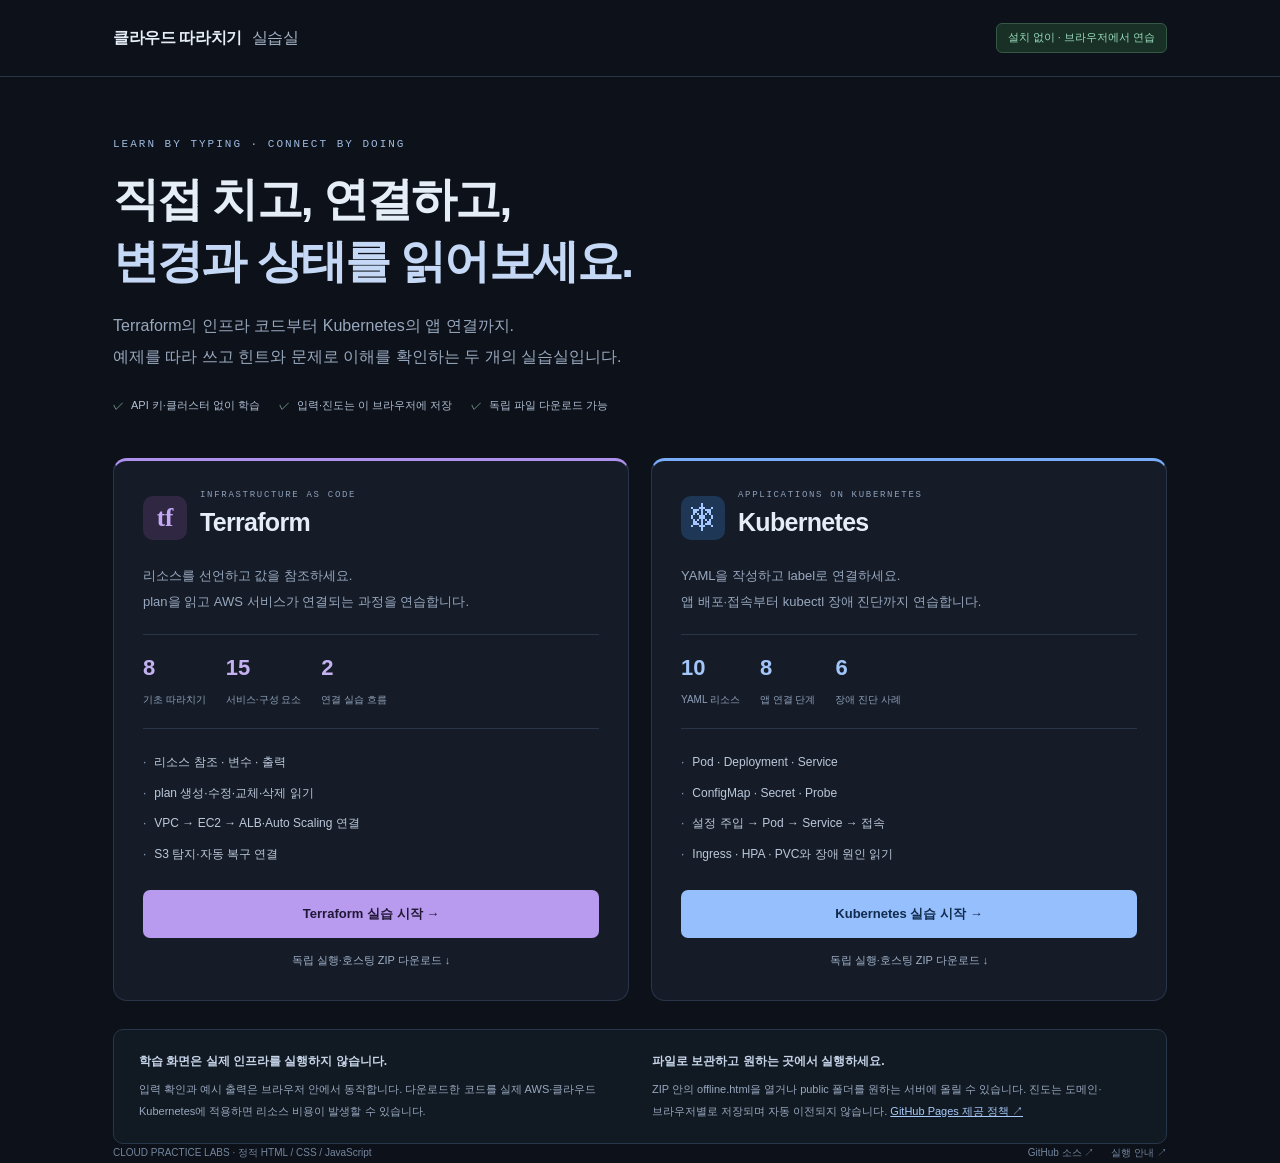
<file: index.html>
<!doctype html><html lang="ko"><head><meta charset="utf-8"><meta name="viewport" content="width=device-width,initial-scale=1"><meta name="color-scheme" content="dark"><title>클라우드 따라치기 실습실 · Terraform & Kubernetes</title><meta name="description" content="Terraform과 Kubernetes를 설치 없이 따라 치며 연습하세요. 리소스 연결, plan 읽기, YAML, 장애 진단까지 브라우저에서 학습합니다."><style>
:root{color-scheme:dark;--bg:#0d1119;--panel:#151c28;--line:#293549;--text:#e5edf7;--muted:#98a8be}*{box-sizing:border-box}body{margin:0;background:var(--bg);color:var(--text);font:15px/1.8 -apple-system,BlinkMacSystemFont,'Apple SD Gothic Neo','Malgun Gothic',sans-serif;word-break:keep-all}a{color:inherit;text-decoration:none}a:focus-visible{outline:2px solid #93bfff;outline-offset:5px}.wrap{max-width:1110px;margin:auto;padding:0 28px}header{border-bottom:1px solid var(--line)}header .wrap{height:76px;display:flex;align-items:center;justify-content:space-between}.brand{font-size:16px;font-weight:700;letter-spacing:-.4px}.brand span{color:#a5b3c7;font-weight:400;margin-left:6px}.badge{color:#9bdcbe;font-size:11px;border:1px solid #355847;background:#183026;padding:4px 11px;border-radius:6px}.hero{padding:61px 0 37px}.eyebrow{font:11px monospace;letter-spacing:2px;color:#9ebae1}h1{font-size:clamp(31px,4.5vw,46px);letter-spacing:-1.8px;line-height:1.35;margin:18px 0}h1 em{font-style:normal;color:#c5d8f5}.hero>p{font-size:16px;color:var(--muted);line-height:1.95;max-width:720px;margin:0}.features{display:flex;gap:10px 19px;flex-wrap:wrap;margin:23px 0 0;color:#b0bfd3;font-size:11px}.features span::before{content:'✓';color:#90c7af;margin-right:7px}.cards{display:grid;grid-template-columns:1fr 1fr;gap:22px;margin:6px 0 28px}.card{padding:29px;border:1px solid var(--line);border-radius:14px;background:var(--panel);position:relative}.card.tf{border-top:3px solid #ad91ec}.card.kube{border-top:3px solid #79acfa}.card-top{display:flex;gap:13px;align-items:center;margin-bottom:18px}.icon{height:44px;width:44px;display:grid;place-items:center;border-radius:10px;background:#302743;color:#c4a9f6;font:bold 25px Georgia}.kube .icon{background:#1f3757;color:#a4c8ff;font:32px system-ui}.category{font:9px monospace;color:#8d9fb9;letter-spacing:1.7px}h2{font-size:25px;letter-spacing:-.7px;margin:0}.card p{color:var(--muted);font-size:13px;line-height:1.95;min-height:50px;margin:14px 0 20px}.counts{display:flex;gap:20px;padding:17px 0;border-top:1px solid var(--line);border-bottom:1px solid var(--line);margin-bottom:23px}.count strong{display:block;font-size:22px;line-height:1.45;font-weight:600;color:#c4b1f0}.kube .count strong{color:#a2c5fa}.count span{font-size:10px;color:#8e9fb7}.topics{padding:0;list-style:none;margin:18px 0 25px;color:#bbc8da;font-size:12px}.topics li{margin:9px 0}.topics li::before{content:'·';margin-right:8px;color:#8ca1bf}.cta{display:block;text-align:center;padding:12px 18px;border-radius:7px;font-size:13px;font-weight:650;background:#b89bef;color:#201734}.kube .cta{background:#96bffd;color:#112b4d}.cta:hover{filter:brightness(1.1)}.download{display:block;text-align:center;font-size:11px;color:#a0b1c8;margin-top:13px}.download:hover{text-decoration:underline}.info{display:grid;grid-template-columns:1fr 1fr;gap:24px;border:1px solid var(--line);border-radius:10px;padding:21px 25px;background:#111923}.info h3{font-size:12px;margin:0 0 7px;color:#c6d4e8}.info p{font-size:11px;color:var(--muted);line-height:1.95;margin:0}.info a{color:#a8c9f9;text-decoration:underline}footer{display:flex;justify-content:space-between;gap:12px;padding:28px 0 40px;color:#73869f;font-size:10px}footer a:hover{color:#aec7e9}.footer-links{display:flex;gap:17px}@media(max-width:700px){.wrap{padding:0 20px}.hero{padding-top:36px}.cards,.info{grid-template-columns:1fr}.card{padding:24px}.counts{gap:25px}.brand{font-size:14px}.brand span{display:none}.badge{font-size:9px}.hero>p{font-size:13px}.features{font-size:10px}footer{flex-direction:column;gap:15px}.info{gap:18px}.card p{min-height:0}}
</style></head><body><header><div class="wrap"><a class="brand" href="./">클라우드 따라치기 <span>실습실</span></a><span class="badge">설치 없이 · 브라우저에서 연습</span></div></header><main class="wrap"><section class="hero"><div class="eyebrow">LEARN BY TYPING · CONNECT BY DOING</div><h1>직접 치고, 연결하고,<br><em>변경과 상태를 읽어보세요.</em></h1><p>Terraform의 인프라 코드부터 Kubernetes의 앱 연결까지.<br>예제를 따라 쓰고 힌트와 문제로 이해를 확인하는 두 개의 실습실입니다.</p><div class="features"><span>API 키·클러스터 없이 학습</span><span>입력·진도는 이 브라우저에 저장</span><span>독립 파일 다운로드 가능</span></div></section><section class="cards" aria-label="실습실 선택"><article class="card tf"><div class="card-top"><span class="icon" aria-hidden="true">tf</span><div><div class="category">INFRASTRUCTURE AS CODE</div><h2>Terraform</h2></div></div><p>리소스를 선언하고 값을 참조하세요.<br>plan을 읽고 AWS 서비스가 연결되는 과정을 연습합니다.</p><div class="counts"><div class="count"><strong>8</strong><span>기초 따라치기</span></div><div class="count"><strong>15</strong><span>서비스·구성 요소</span></div><div class="count"><strong>2</strong><span>연결 실습 흐름</span></div></div><ul class="topics"><li>리소스 참조 · 변수 · 출력</li><li>plan 생성·수정·교체·삭제 읽기</li><li>VPC → EC2 → ALB·Auto Scaling 연결</li><li>S3 탐지·자동 복구 연결</li></ul><a class="cta" href="terraform/">Terraform 실습 시작 →</a><a class="download" href="downloads/Terraform_독립호스팅_패키지.zip" download>독립 실행·호스팅 ZIP 다운로드 ↓</a></article><article class="card kube"><div class="card-top"><span class="icon" aria-hidden="true">⎈</span><div><div class="category">APPLICATIONS ON KUBERNETES</div><h2>Kubernetes</h2></div></div><p>YAML을 작성하고 label로 연결하세요.<br>앱 배포·접속부터 kubectl 장애 진단까지 연습합니다.</p><div class="counts"><div class="count"><strong>10</strong><span>YAML 리소스</span></div><div class="count"><strong>8</strong><span>앱 연결 단계</span></div><div class="count"><strong>6</strong><span>장애 진단 사례</span></div></div><ul class="topics"><li>Pod · Deployment · Service</li><li>ConfigMap · Secret · Probe</li><li>설정 주입 → Pod → Service → 접속</li><li>Ingress · HPA · PVC와 장애 원인 읽기</li></ul><a class="cta" href="kubernetes/">Kubernetes 실습 시작 →</a><a class="download" href="downloads/Kubernetes_독립호스팅_패키지.zip" download>독립 실행·호스팅 ZIP 다운로드 ↓</a></article></section><section class="info"><div><h3>학습 화면은 실제 인프라를 실행하지 않습니다.</h3><p>입력 확인과 예시 출력은 브라우저 안에서 동작합니다. 다운로드한 코드를 실제 AWS·클라우드 Kubernetes에 적용하면 리소스 비용이 발생할 수 있습니다.</p></div><div><h3>파일로 보관하고 원하는 곳에서 실행하세요.</h3><p>ZIP 안의 offline.html을 열거나 public 폴더를 원하는 서버에 올릴 수 있습니다. 진도는 도메인·브라우저별로 저장되며 자동 이전되지 않습니다. <a href="https://docs.github.com/en/pages/getting-started-with-github-pages/what-is-github-pages" target="_blank" rel="noopener">GitHub Pages 제공 정책 ↗</a></p></div></section></main><footer class="wrap"><span>CLOUD PRACTICE LABS · 정적 HTML / CSS / JavaScript</span><div class="footer-links"><a href="https://github.com/p2terghks/infra-practice-labs" target="_blank" rel="noopener">GitHub 소스 ↗</a><a href="https://github.com/p2terghks/infra-practice-labs#readme" target="_blank" rel="noopener">실행 안내 ↗</a></div></footer></body></html>
</file>
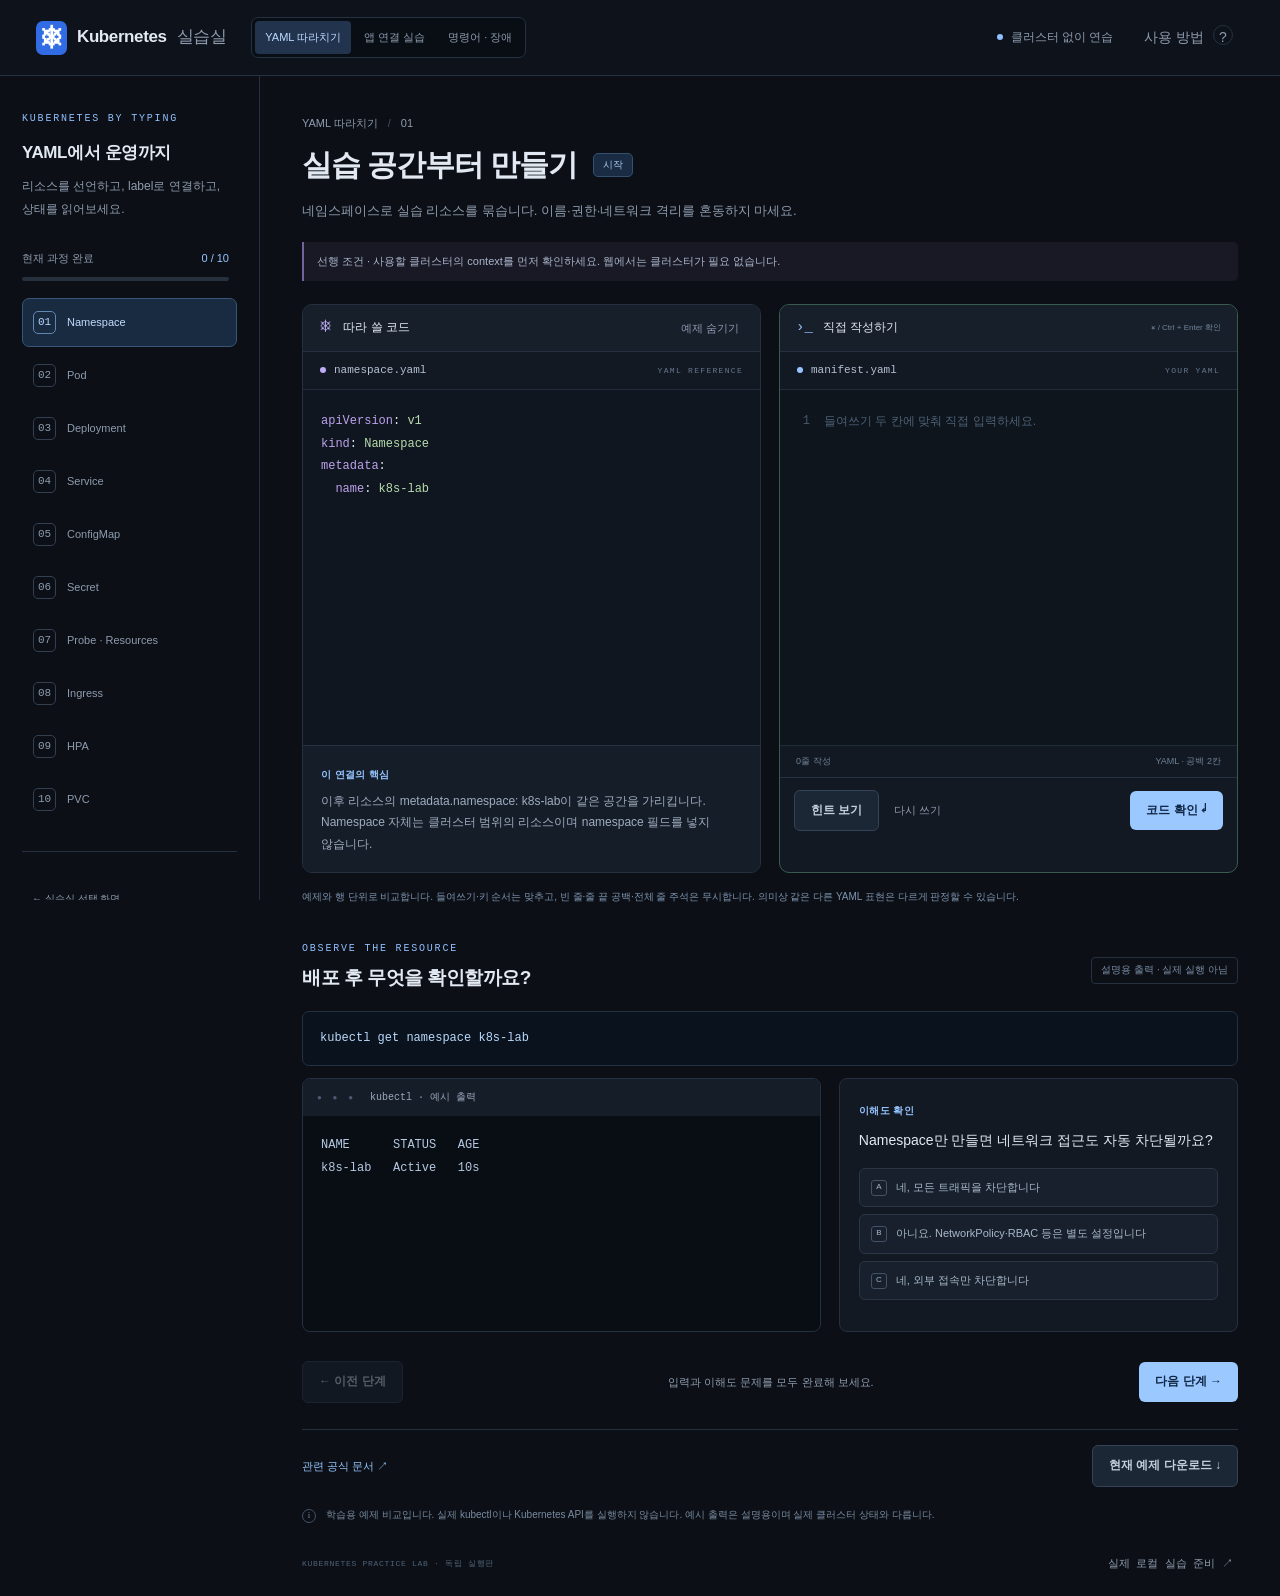
<file: kubernetes/index.html>
<!doctype html><html lang="ko"><head><meta charset="utf-8"><meta name="viewport" content="width=device-width,initial-scale=1"><meta name="color-scheme" content="dark"><title>Kubernetes 실습실 — 직접 치면서 연결하기</title><meta name="description" content="Kubernetes YAML 따라치기 10단계, 앱 연결 8단계, kubectl 장애 진단을 클러스터 없이 연습하세요."><link rel="icon" href="data:image/svg+xml,%3Csvg xmlns='http://www.w3.org/2000/svg' viewBox='0 0 64 64'%3E%3Crect width='64' height='64' rx='14' fill='%23326ce5'/%3E%3Ctext x='32' y='45' text-anchor='middle' font-size='48' fill='white'%3E⎈%3C/text%3E%3C/svg%3E"><link rel="stylesheet" href="style.css"><link rel="stylesheet" href="services.css"><link rel="stylesheet" href="connections.css"><link rel="stylesheet" href="kube.css"></head><body>
<header class="topbar"><a class="wordmark" href="#"><span class="logo">⎈</span>Kubernetes <span class="brand-muted">실습실</span></a><div class="mode-switch" role="group" aria-label="학습 모드"><button data-mode="resource" class="active" aria-pressed="true">YAML 따라치기</button><button data-mode="connection" aria-pressed="false">앱 연결 실습</button><button data-mode="incident" aria-pressed="false">명령어 · 장애</button></div><span class="top-note"><i></i> 클러스터 없이 연습</span><button id="helpBtn" class="quiet">사용 방법 <span>?</span></button></header>
<div class="app-layout"><aside class="sidebar"><div class="course-eyebrow" id="navEyebrow">KUBERNETES BY TYPING</div><h2 id="navTitle">YAML에서 운영까지</h2><p class="side-intro" id="navIntro">한 줄씩 쓰고, label로 연결하고,<br>상태를 읽어보세요.</p><div class="course-progress"><div><span id="progressLabel">현재 과정 완료</span><strong id="courseCount">0 / 10</strong></div><div class="track"><span id="courseBar"></span></div></div><nav id="lessonNav" aria-label="실습 단계"></nav><div class="side-bottom"><a href="../">← 실습실 선택 화면</a><span class="save-dot"></span><span id="saveStatus">이 브라우저에 자동 저장</span><a href="https://kubernetes.io/docs/home/" target="_blank" rel="noopener">Kubernetes 공식 문서 ↗</a></div></aside>
<main><div class="mobile-course"><label for="lessonSelect">학습 단계</label><select id="lessonSelect"></select></div><div id="mainContent"></div><div class="learning-note"><span>i</span><p id="scopeNote">학습용 예제 비교입니다. 실제 kubectl이나 Kubernetes API를 실행하지 않습니다. 예시 출력은 설명용이며 실제 클러스터 상태와 다릅니다.</p></div><footer class="site-footer"><span>KUBERNETES PRACTICE LAB · 독립 실행판</span><button id="openSetup" class="text-button">실제 로컬 실습 준비 ↗</button></footer></main></div>
<dialog id="helpDialog"><button id="closeHelp" class="dialog-close" aria-label="사용 방법 닫기">×</button><div class="eyebrow">LEARN · CONNECT · DEBUG</div><h2>직접 치면 연결이 보입니다.</h2><ol><li><strong>YAML 따라치기:</strong> 리소스 선언을 입력하고 문제를 풉니다.</li><li><strong>앱 연결 실습:</strong> ConfigMap·Secret → Deployment → Service를 연결합니다.</li><li><strong>명령어 · 장애:</strong> 증상에 맞는 kubectl 명령을 쓰고 원인을 고릅니다.</li></ol><p>YAML은 앞쪽 들여쓰기가 의미를 가집니다. 예제의 들여쓰기와 키 순서에 맞춰 연습합니다. 빈 줄·줄 끝 공백·전체 줄 주석은 비교에서 제외합니다. 의미가 같은 다른 YAML 표현도 이 연습에서는 다르게 판정할 수 있습니다.</p><p>Tab은 공백 두 칸, ⌘/Ctrl + Enter는 코드 확인입니다. 코드와 진도는 이 브라우저에 저장됩니다. 실제 Secret·kubeconfig·토큰을 입력하지 마세요.</p><p class="dialog-note">웹 학습에는 클러스터가 필요 없습니다. 실제 적용은 별도의 로컬 실습 클러스터에서 진행하세요. 클라우드 클러스터·로드 밸런서·스토리지를 만들면 비용이 발생할 수 있습니다.</p><button id="startBtn" class="primary">연습 시작하기 →</button></dialog>
<dialog id="setupDialog"><button id="closeSetup" class="dialog-close" aria-label="준비 안내 닫기">×</button><div class="eyebrow">LOCAL PRACTICE</div><h2>실제 앱을 실행해 보려면</h2><p>이 웹에서는 클러스터를 만들지 않습니다. 로컬에 Docker 등 지원 런타임, kubectl, minikube를 설치한 뒤 전용 profile에서 진행하세요. <a href="https://minikube.sigs.k8s.io/docs/start/" target="_blank" rel="noopener">공식 설치 가이드 ↗</a></p><pre>minikube start -p k8s-typing-lab
kubectl config current-context
kubectl get nodes
# 앱 연결 실습의 app.yaml을 저장한 뒤:
kubectl apply -f app.yaml
kubectl -n k8s-lab rollout status deployment/web
kubectl -n k8s-lab get pods,svc
kubectl -n k8s-lab port-forward service/web 8080:80</pre><p>current-context가 의도한 로컬 클러스터인지 먼저 확인합니다. port-forward를 실행한 터미널을 유지하고 브라우저에서 <strong>http://127.0.0.1:8080</strong>을 엽니다. 이는 HTTP 앱 확인용이며 외부 Ingress 경로를 검증하지 않습니다.</p><p>기본 app.yaml은 Namespace·ConfigMap·가짜 Secret·Deployment·ClusterIP Service 5개입니다. PVC·HPA·Ingress는 포함하지 않습니다. 이미지 다운로드가 필요하며 환경에 따라 적용이 실패할 수 있습니다. 실제 클러스터 배포 성공은 이 웹 제작 과정에서 검증하지 않았습니다.</p><h3>선택 확장</h3><p>HPA는 Metrics API와 CPU requests가 필요합니다. minikube에서는 <code>minikube addons enable metrics-server -p k8s-typing-lab</code>로 지표 제공을 준비할 수 있습니다. Ingress는 별도의 관리 중인 컨트롤러·Class·호스트 경로가 필요합니다. lab-controller는 실제 환경에 맞게 바꾸는 예시 이름입니다.</p><p>Ingress NGINX 프로젝트는 2026년 3월 지원 종료 일정이 공지되었습니다. 이 실습은 그 컨트롤러의 신규 설치를 안내하지 않습니다. 신규 외부 경로는 환경에 맞는 지원 중인 구현과 Gateway API도 검토하세요. <a href="https://kubernetes.io/blog/2025/11/11/ingress-nginx-retirement/" target="_blank" rel="noopener">공식 공지 ↗</a></p><h3>정리</h3><pre># context와 학습 데이터 보관 여부를 확인한 뒤 실행
kubectl delete -f app.yaml
# 별도로 만든 Ingress·HPA·PVC가 있으면 따로 확인
# PVC 삭제 전 PV reclaimPolicy와 데이터 보관을 검토
minikube delete -p k8s-typing-lab</pre><p>app.yaml 삭제는 k8s-lab 네임스페이스도 삭제하므로 그 안의 다른 리소스에 영향을 줍니다. 전용 네임스페이스에서만 사용하세요. 실제 비밀 값과 kubeconfig는 저장소에 올리지 않습니다.</p></dialog>
<script src="data.js"></script><script src="kube.js"></script></body></html>
</file>
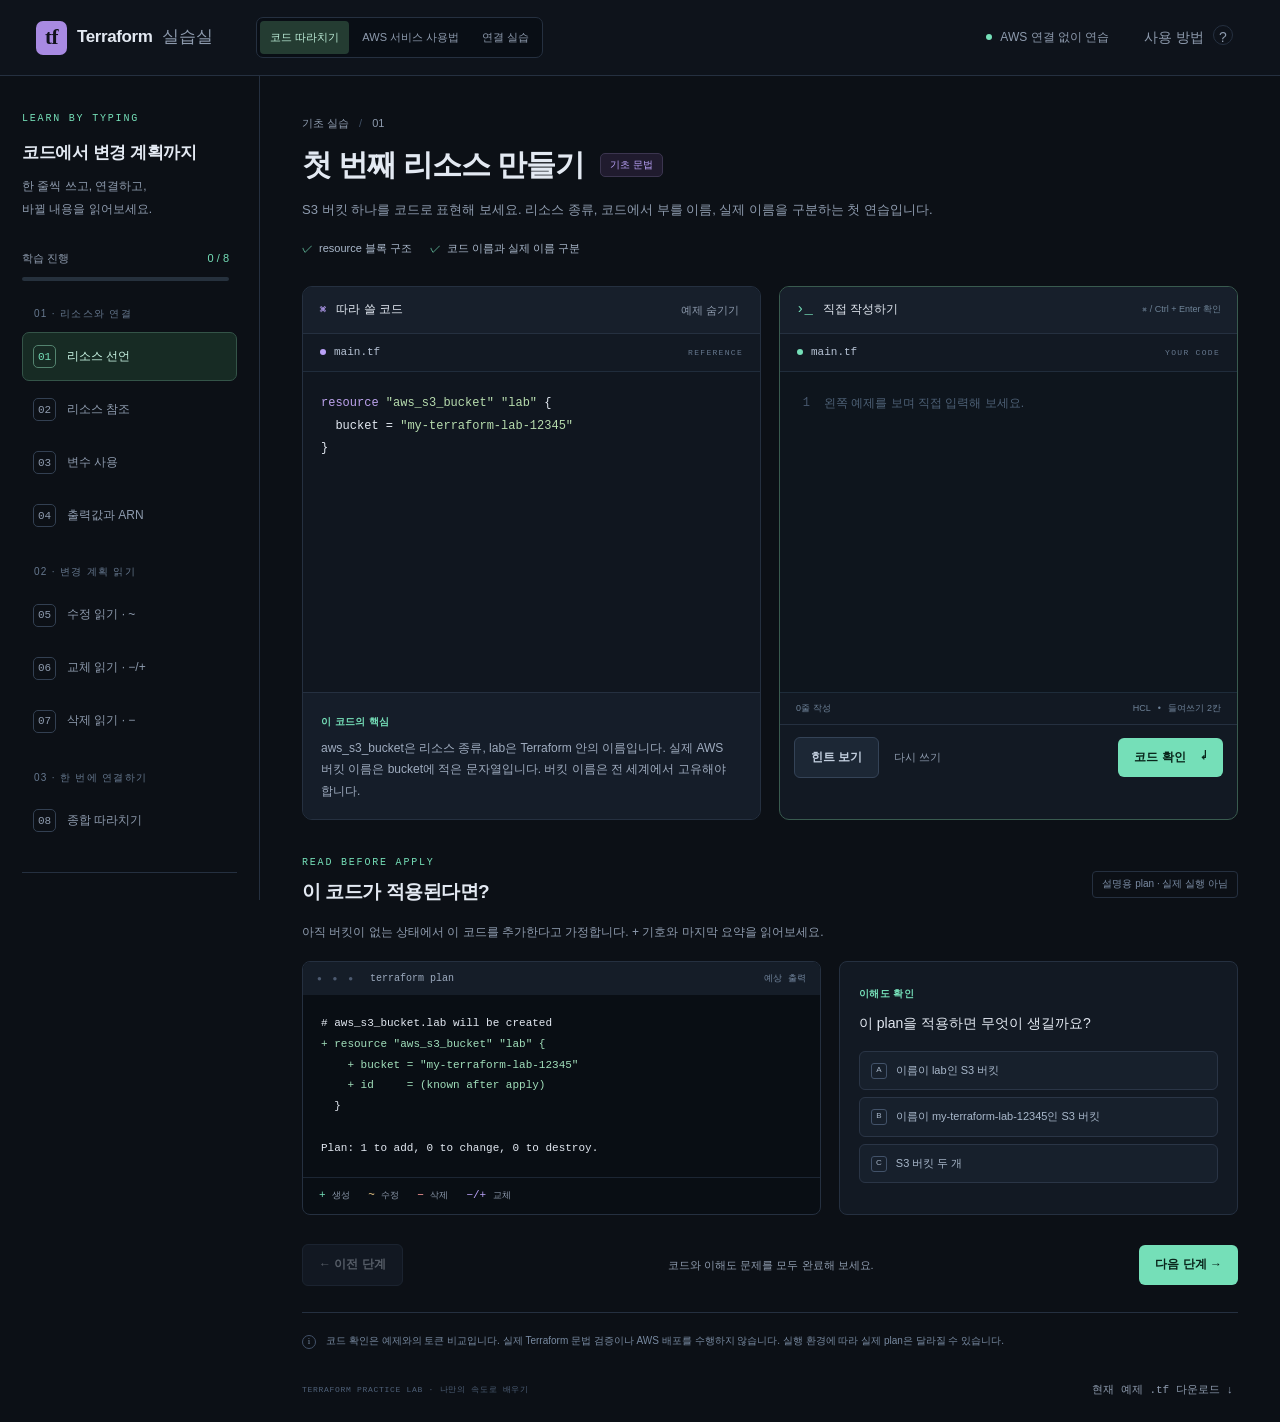
<file: terraform/index.html>
<!doctype html>
<html lang="ko">
<head><meta charset="utf-8"><meta name="viewport" content="width=device-width,initial-scale=1"><meta name="color-scheme" content="dark"><title>Terraform 실습실 — 직접 치면서 배우기</title><meta name="description" content="AWS 계정 없이 Terraform 코드 따라치기와 plan 읽기를 연습하고, S3·IAM·Config·Lambda 와 VPC·EC2·ALB 등 15개 서비스·구성 요소의 사용법과 연결 과정을 배우세요."><link rel="stylesheet" href="style.css"><link rel="stylesheet" href="services.css?v=3"><link rel="stylesheet" href="connections.css"></head>
<body>
<header class="topbar"><a class="wordmark" href="#"> <span class="logo">tf</span> Terraform <span class="brand-muted">실습실</span></a><div class="mode-switch" role="group" aria-label="학습 모드"><button id="practiceModeBtn" class="active" aria-pressed="true">코드 따라치기</button><button id="servicesModeBtn" aria-pressed="false">AWS 서비스 사용법</button><button id="connectionsModeBtn" aria-pressed="false">연결 실습</button></div><span class="top-note"><i></i> AWS 연결 없이 연습</span><button id="helpBtn" class="quiet">사용 방법 <span>?</span></button></header>
<div class="app-layout" id="practiceApp">
<aside class="sidebar"><div class="course-eyebrow">LEARN BY TYPING</div><h2>코드에서 변경 계획까지</h2><p class="side-intro">한 줄씩 쓰고, 연결하고,<br>바뀔 내용을 읽어보세요.</p><div class="course-progress"><div><span>학습 진행</span><strong id="courseCount">0 / 8</strong></div><div class="track"><span id="courseBar"></span></div></div><nav id="lessonNav" aria-label="실습 단계"></nav><div class="side-bottom"><a href="../">← 실습실 선택 화면</a><span class="save-dot"></span><span id="saveStatus">이 브라우저에 자동 저장</span><a href="https://developer.hashicorp.com/terraform/language/expressions/references" target="_blank" rel="noopener">Terraform 공식 문서 ↗</a></div></aside>
<main>
<div class="mobile-course"><label for="lessonSelect">학습 단계</label><select id="lessonSelect"></select></div>
<section class="lesson-header"><div class="breadcrumb">기초 실습 <span>/</span> <span id="lessonNumber">01</span></div><div class="heading-row"><h1 id="lessonTitle"></h1><span id="lessonTag" class="pill"></span></div><p id="lessonDesc"></p><div id="objectives" class="objectives"></div></section>
<section class="workspace" aria-label="코드 따라치기">
<div class="editor-card reference"><div class="panel-header"><span><span class="small-icon">⌘</span> 따라 쓸 코드</span><button id="revealBtn" class="text-button" aria-pressed="true">예제 숨기기</button></div><div class="file-tab"><span class="purple-dot"></span><span id="referenceFilename">main.tf</span><span class="file-note">REFERENCE</span></div><div id="referenceWrap" class="reference-code"><pre id="referenceCode"></pre></div><div class="concept"><span class="label">이 코드의 핵심</span><p id="conceptText"></p></div></div>
<div class="editor-card practice"><div class="panel-header"><span><span class="small-icon mint">›_</span> 직접 작성하기</span><span class="key-hint">⌘ / Ctrl + Enter 확인</span></div><div class="file-tab"><span class="mint-dot"></span><span id="practiceFilename">main.tf</span><span id="draftLabel" class="file-note">YOUR CODE</span></div><div class="input-wrap"><div id="lineNumbers" aria-hidden="true">1</div><textarea id="codeInput" aria-label="Terraform 코드 작성" autocomplete="off" autocorrect="off" autocapitalize="off" spellcheck="false" placeholder="왼쪽 예제를 보며 직접 입력해 보세요."></textarea></div><div class="editor-footer"><span id="lineCount">0줄 작성</span><span>HCL <span class="footer-dot">•</span> 들여쓰기 2칸</span></div><div class="editor-actions"><button id="hintBtn" class="secondary">힌트 보기 <span id="hintCount"></span></button><button id="resetBtn" class="quiet">다시 쓰기</button><button id="checkBtn" class="primary">코드 확인 <span>↵</span></button></div></div>
</section>
<div id="feedback" class="feedback" role="status" aria-live="polite" hidden></div><div id="hintBox" class="hintbox" role="status" hidden></div>
<section class="plan-section"><div class="section-heading"><div><div class="eyebrow">READ BEFORE APPLY</div><h2>이 코드가 적용된다면?</h2></div><span class="example-label">설명용 plan · 실제 실행 아님</span></div><p id="planIntro" class="plan-intro"></p><div class="plan-layout"><div class="terminal"><div class="terminal-header"><span class="terminal-dots">● ● ●</span><span>terraform plan</span><span class="simulation">예상 출력</span></div><pre id="planCode" tabindex="0"></pre><div class="plan-legend"><span><b class="mint">+</b> 생성</span><span><b class="amber">~</b> 수정</span><span><b class="red">−</b> 삭제</span><span><b class="purple">−/+</b> 교체</span></div></div><div class="quiz"><span class="label">이해도 확인</span><h3 id="quizQuestion"></h3><div id="quizOptions"></div><p id="quizFeedback" role="status" aria-live="polite"></p></div></div></section>
<footer class="lesson-footer"><button id="prevBtn" class="secondary">← 이전 단계</button><span id="completionStatus">코드와 이해도 문제를 모두 완료해 보세요.</span><button id="nextBtn" class="primary">다음 단계 →</button></footer>
<div class="learning-note"><span>i</span><p>코드 확인은 예제와의 토큰 비교입니다. 실제 Terraform 문법 검증이나 AWS 배포를 수행하지 않습니다. 실행 환경에 따라 실제 plan은 달라질 수 있습니다.</p></div>
<footer class="site-footer"><span>TERRAFORM PRACTICE LAB · 나만의 속도로 배우기</span><button id="downloadBtn" class="text-button">현재 예제 .tf 다운로드 ↓</button></footer>
</main></div>
<div class="app-layout" id="servicesApp" hidden>
<aside class="sidebar"><div class="course-eyebrow">AWS SERVICE PLAYBOOK</div><h2>서비스를 연결하는 방법</h2><p class="side-intro">어떤 역할인지 이해하고,<br>설정과 확인을 연습하세요.</p><div class="course-progress"><div><span>읽기 완료</span><strong id="servicesCount">0 / 15</strong></div></div><nav id="serviceNav" aria-label="AWS 서비스 목록"></nav><div class="side-bottom">코드 예제와 읽기 기록은<br>이 브라우저에 저장됩니다.</div></aside>
<main><section class="services-intro"><div class="eyebrow">FROM SERVICE TO WORKFLOW</div><h2>서비스 하나씩, 전체 흐름까지.</h2><p>S3 자동 복구와 웹 서비스 운영에 쓰는 15개 서비스·구성 요소를 정리했습니다. 역할을 이해하고 Terraform을 따라 쓴 뒤, AWS에서 확인할 위치를 익혀보세요.</p><div id="serviceJourney" class="service-journey" aria-label="서비스 바로가기"></div><p class="journey-caption">기본 흐름: S3 → Config → EventBridge → Lambda · 실패 보관: SQS · 관측·알림: CloudWatch + SNS · 권한: IAM</p></section>
<div class="service-mobile"><label for="serviceSelect">서비스</label><select id="serviceSelect"></select></div>
<section class="service-header"><div class="eyebrow">SERVICE GUIDE</div><div class="heading-row"><h1 id="serviceTitle"></h1><span class="pill" id="serviceRole"></span></div><p id="serviceDesc"></p></section>
<div class="guide-tabs" id="guideTabs" role="tablist" aria-label="서비스 사용법"><button role="tab" data-tab="overview" aria-selected="true" aria-controls="guidePanel" id="guideOverviewTab">개념 · 설정 순서</button><button role="tab" data-tab="typing" aria-selected="false" aria-controls="guidePanel" id="guideTypingTab">Terraform 따라쓰기</button><button role="tab" data-tab="verify" aria-selected="false" aria-controls="guidePanel" id="guideVerifyTab">확인 · 오류 해결</button></div>
<section id="guidePanel" role="tabpanel" aria-live="polite"></section>
<div class="service-footer"><button id="servicePrev" class="secondary">← 이전</button><button id="serviceReadBtn" class="quiet">이 서비스 읽기 완료 ✓</button><button id="serviceNext" class="primary">다음 서비스 →</button></div>
<a id="serviceOfficial" class="service-official" href="https://docs.aws.amazon.com/" target="_blank" rel="noopener">공식 문서 ↗</a><div class="service-date">공식 문서 확인 · 2026.11.12</div><p class="service-safety">학습용 예제는 전체 배포 구성이 아닙니다. 각 예제의 전제·생략 사항을 먼저 확인하세요. 이 웹은 AWS에 연결하지 않으며 CLI 명령도 실행하지 않습니다. 실제 AWS 사용에는 권한과 비용 확인이 필요합니다.</p></main></div>
<div class="app-layout" id="connectionsApp" hidden>
<aside class="sidebar"><div class="course-eyebrow">CONNECT THE SERVICES</div><h2>하나의 구성으로 연결하기</h2><p class="side-intro">앞 단계의 값을 받아<br>다음 리소스로 연결하세요.</p><div class="course-progress"><div><span>현재 흐름 코드 완료</span><strong id="connectionCount">0 / 8</strong></div></div><nav id="connectionNav" aria-label="연결 단계"></nav><div class="side-bottom">단계는 위의 연결 지도에서도<br>선택할 수 있습니다.</div></aside>
<main><section class="connection-panel"><div class="eyebrow">BUILD A CONNECTED STACK</div><h2 id="connectionTrackTitle"></h2><p id="connectionTrackDesc"></p><div class="connection-tracks" role="group" aria-label="연결 실습 선택"><button id="webTrackBtn" class="active" aria-pressed="true">웹 서비스 연결 · 8단계</button><button id="s3TrackBtn" aria-pressed="false">S3 자동 복구 연결 · 8단계</button></div><div class="connection-track-note" id="connectionTrackNote"></div><div class="connection-map" id="connectionMap" aria-label="단계별 연결 지도"></div></section>
<section class="service-header"><h1 id="connectionTitle"></h1><p id="connectionSubtitle"></p></section><div class="connection-values"><div><h3>INPUT · 앞에서 받는 값</h3><ul id="connectionInputValues"></ul></div><div class="value-arrow" aria-hidden="true">→</div><div><h3>OUTPUT · 다음에 넘길 값</h3><ul id="connectionOutputValues"></ul></div></div><p class="connection-explanation" id="connectionReason"></p><div class="connection-warning" id="connectionTrap"></div>
<div class="workspace connection-workspace"><div class="editor-card reference"><div class="panel-header"><span>이 단계에서 추가할 코드</span><span class="example-label">순서대로 연결</span></div><div class="reference-code"><pre id="connectionCode"></pre></div></div><div class="editor-card practice"><div class="panel-header"><span>직접 연결해 보기</span><span class="key-hint">⌘ / Ctrl + Enter</span></div><textarea id="connectionCodeInput" aria-label="연결 단계 Terraform 코드 작성" spellcheck="false" autocomplete="off" autocapitalize="off" placeholder="어느 리소스의 값을 참조하는지 생각하며 입력하세요."></textarea><div class="editor-actions"><button class="secondary" id="connectionHint">연결 힌트</button><button class="primary" id="connectionCheck">코드 확인 ↵</button></div></div></div>
<div id="connectionFeedback" class="feedback" role="status" aria-live="polite" hidden></div><div class="connection-checklist"><h3>연결 확인 포인트</h3><ul id="connectionChecks"></ul></div><div class="connection-bottom"><button class="secondary" id="connectionPrev">← 이전 단계</button><button class="primary" id="connectionNext">다음 단계 →</button></div><a class="service-official" id="connectionDocs" href="https://docs.aws.amazon.com/" target="_blank" rel="noopener">이 연결의 공식 문서 ↗</a><div><button class="secondary" id="connectionDownload">웹 실습 전체 main.tf 다운로드 ↓</button></div><p class="connection-excerpt" id="connectionExcerpt" hidden>S3 연결 지도는 기존 프로젝트의 참조를 이해하기 위한 발췌입니다. 전체 Config 기록기·전달 채널·패키징·실행 권한 등은 별도 구성해야 하며, 이 예제들을 합치는 것만으로 전체 배포되지는 않습니다.</p>
<section class="deploy-guide" id="connectionDeploy"><h2>웹 실습을 실제 AWS에서 해보려면</h2><p>웹 따라치기는 AWS에 연결하지 않습니다. 아래는 학습자가 별도의 실습 계정에서 직접 진행할 때의 순서입니다. 전체 코드는 연결 관계를 갖춘 예제이지만 실제 배포 성공을 검증하지 않았습니다.</p><ol><li>별도의 빈 폴더를 만들고 전체 예제를 main.tf로 저장합니다. 기존 S3 프로젝트와 상태를 섞지 않습니다.</li><li>AWS CLI 임시 자격 증명으로 로그인하고 계정·리전을 확인합니다. EC2·VPC·ELB·ASG 관리, SSM 공개 AMI 조회와 필요한 서비스 연결 역할 생성 권한도 확인합니다.</li><li>client_cidr에는 접속할 본인의 공인 IPv4/32를 사용합니다. REPLACE_MY_IP는 실제 값으로 바꿔야 하며 0.0.0.0/0으로 넓히지 않습니다.</li><li>init·validate·plan을 실행합니다. 생성·수정·삭제와 SG 범위를 검토한 뒤에만 apply합니다. 예제의 생성 리소스는 20개지만 실제 plan을 기준으로 확인합니다.</li><li>ALB active와 target healthy까지 기다린 뒤 출력 URL을 허용한 IP에서 엽니다.</li></ol>
<pre>mkdir terraform-connect-lab
cd terraform-connect-lab
# 다운로드한 main.tf를 이 폴더에 저장합니다.
# .gitignore에 .terraform/ · *.tfstate* · *.tfplan을 추가합니다.
aws sts get-caller-identity
terraform init
terraform fmt
terraform validate
terraform plan -var='client_cidr=REPLACE_MY_IP/32'
# plan을 검토한 뒤 직접 실행합니다.
terraform apply -var='client_cidr=REPLACE_MY_IP/32'
terraform output -raw web_url</pre>
<h3>연결이 안 될 때</h3><ul><li><strong>시간 초과:</strong> 접속 IP/32, ALB SG, IGW·라우팅, ALB active 상태부터 확인합니다. 브라우저가 HTTPS로 강제 전환하면 이 HTTP 실습 주소와 구분합니다.</li><li><strong>503:</strong> listener의 대상 그룹, ASG의 target_group_arns, 실제 target 등록·healthy 상태를 확인합니다.</li><li><strong>502·비정상 대상:</strong> Web SG의 ALB 출처 80, Nginx 부팅·응답, health check 경로를 확인합니다. 부팅 로그는 cloud-init-output.log이며, 이 예제는 원격 접속용 IAM/SSM을 구성하지 않습니다.</li><li><strong>서버가 계속 교체됨:</strong> 초기 패키지 설치 경로와 health-check grace period를 확인합니다. 템플릿 변경은 기존 EC2를 자동 갱신하지 않으므로 instance refresh는 별도 설계합니다.</li></ul>
<pre># 출력 ARN으로 대상 상태를 확인합니다.
aws elbv2 describe-target-health \
  --target-group-arn REPLACE_TARGET_GROUP_ARN \
  --region ap-northeast-2
# 실습을 마치면 같은 폴더에서 삭제 계획부터 검토합니다.
terraform plan -destroy -var='client_cidr=REPLACE_MY_IP/32'
terraform destroy -var='client_cidr=REPLACE_MY_IP/32'</pre>
<p>EC2·EBS·ALB·public IPv4·전송 등에 비용이 발생할 수 있습니다. CPU 정책으로 서버가 최대 두 대까지 늘어날 수 있고, 기본 서버 한 대 구성은 고가용성이 아닙니다. 삭제 후 ASG·EC2·ALB·EBS·자동 생성 알람과 VPC의 잔여 항목을 확인합니다. NAT Gateway는 생성하지 않습니다.</p><p>이 구성은 본인 IP로 제한한 HTTP 학습 환경입니다. 실제 서비스는 ACM HTTPS, WAF, 비공개 서버 배치와 필요한 외부 접속 경로, 로그·감사·백업 등을 추가로 설계합니다. 코드를 Git에 올릴 때 상태·plan·자격 증명은 제외하세요.</p><p><a href="https://aws.amazon.com/ec2/pricing/on-demand/" target="_blank" rel="noopener">EC2 요금 ↗</a> · <a href="https://aws.amazon.com/elasticloadbalancing/pricing/" target="_blank" rel="noopener">로드 밸런서 요금 ↗</a></p></section>
<p class="service-safety">코드 확인은 학습용 토큰 비교이며 실제 Terraform validate·plan·apply를 실행하지 않습니다. 완료 표시는 따라쓰기 완료입니다. AWS에서 정상 연결됐다는 검증 결과와 구분하세요.</p></main></div>
<dialog id="helpDialog"><button id="closeHelp" aria-label="사용 방법 닫기" class="dialog-close">×</button><div class="eyebrow">HOW TO PRACTICE</div><h2>직접 치면 연결이 보입니다.</h2><ol><li>왼쪽 코드를 보며 오른쪽에 직접 입력하세요.</li><li>막히면 힌트를 열고 <strong>코드 확인</strong>을 누르세요.</li><li>설명용 plan을 읽고 이해도 문제를 풀어보세요.</li><li>둘 다 완료하면 다음 단계로 이동하세요.</li></ol><p>단계는 언제든 자유롭게 이동할 수 있습니다. 입력한 코드와 완료 기록은 이 브라우저에 저장됩니다. 들여쓰기·공백·일반 주석 차이는 코드 확인에서 무시합니다. 문자열 안의 값은 정확히 입력해야 합니다.</p><p>상단의 <strong>AWS 서비스 사용법</strong>에서는 15개 서비스·구성 요소의 개념·설정 순서, Terraform 따라쓰기, 확인 명령과 오류 해결을 볼 수 있습니다.</p><p class="dialog-note">웹 학습에는 AWS 계정, 액세스 키, Terraform 설치가 필요 없습니다. 연결 실습에서 다운로드한 코드를 실제 AWS에 적용하면 비용이 발생할 수 있습니다.</p><button id="startBtn" class="primary">연습 시작하기 →</button></dialog>
<script src="lessons.js?v=2"></script><script src="app.js?v=2"></script><script src="services-data.js?v=3"></script><script src="connections-data.js"></script><script src="services.js?v=3"></script><script src="connections.js"></script></body></html>
</file>
<file: kubernetes/style.css>
:root{color-scheme:dark;--bg:#0c1016;--panel:#121923;--panel2:#171f2b;--line:#253040;--text:#e3e9f2;--muted:#8e9bae;--mint:#75dfb8;--purple:#b9a1f7;--red:#ff9b9b;--amber:#f0cd89}*{box-sizing:border-box}body{margin:0;background:var(--bg);color:var(--text);font:14px/1.65 -apple-system,BlinkMacSystemFont,'Apple SD Gothic Neo','Malgun Gothic',sans-serif;word-break:keep-all}button,select,textarea{font:inherit}button,a,select,textarea{outline-offset:4px}button:focus-visible,a:focus-visible,select:focus-visible,textarea:focus-visible{outline:2px solid var(--mint)}button{cursor:pointer;border:0}button:disabled{opacity:.4;cursor:default}a{color:inherit;text-decoration:none}.topbar{height:76px;padding:0 36px;border-bottom:1px solid var(--line);display:flex;align-items:center;gap:24px;background:#0e131b}.wordmark{display:flex;align-items:center;gap:10px;font-size:17px;font-weight:700;letter-spacing:-.4px}.logo{display:grid;place-items:center;background:#a88ae2;color:#11131d;width:31px;height:34px;border-radius:7px;font:bold 21px Georgia,serif}.brand-muted{color:var(--muted);font-weight:400}.top-note{margin-left:auto;color:var(--muted);font-size:12px;display:flex;align-items:center;gap:8px}i,.save-dot{display:inline-block;width:6px;height:6px;border-radius:50%;background:var(--mint)}.quiet{background:transparent;color:var(--muted);padding:8px 11px}.quiet:hover{color:var(--text)}#helpBtn span{border:1px solid var(--line);border-radius:50%;display:inline-grid;place-items:center;width:20px;height:20px;margin-left:5px}.app-layout{display:grid;grid-template-columns:260px minmax(0,1fr);max-width:1680px;margin:auto}.sidebar{padding:36px 22px 28px;border-right:1px solid var(--line);height:calc(100vh - 76px);position:sticky;top:0;overflow:auto}.course-eyebrow,.eyebrow{font:10px/1.4 ui-monospace,SFMono-Regular,monospace;letter-spacing:1.8px;color:var(--mint)}.sidebar h2{font-size:17px;letter-spacing:-.4px;margin:13px 0 8px}.side-intro{color:var(--muted);font-size:12px;line-height:1.9;margin:0}.course-progress{margin:28px 8px 25px 0}.course-progress>div:first-child{display:flex;justify-content:space-between;font-size:11px;color:var(--muted)}.course-progress strong{color:var(--mint);font-weight:500}.track{height:4px;background:#26313d;border-radius:8px;overflow:hidden;margin-top:10px}.track span{display:block;height:100%;width:0;background:var(--mint);transition:width .3s}.nav-group{color:#66788f;font-size:10px;letter-spacing:1.3px;margin:24px 12px 10px}.lesson-link{display:flex;align-items:center;gap:11px;padding:12px 10px;margin:4px 0;border-radius:7px;background:transparent;color:var(--muted);width:100%;text-align:left;font-size:12px;border:1px solid transparent}.lesson-link:hover{background:#17212b}.lesson-link.active{border-color:#345448;background:#172b24;color:#c9f5e4}.step-num{display:grid;place-items:center;border:1px solid #334052;border-radius:5px;width:23px;height:23px;flex:none;font:11px monospace}.active .step-num{border-color:#53836f;color:var(--mint)}.lesson-link.done .step-num{background:#274738;border-color:#416e56;color:var(--mint)}.nav-state{margin-left:auto;color:var(--mint);font-size:11px}.side-bottom{border-top:1px solid var(--line);padding:22px 10px 0;margin-top:27px;color:var(--muted);font-size:10px}.side-bottom .save-dot{width:5px;height:5px;margin-right:5px}.side-bottom a{display:block;margin-top:17px}.side-bottom a:hover{color:var(--mint)}main{padding:38px 42px 20px;min-width:0;max-width:1300px}.breadcrumb{font-size:11px;color:var(--muted);display:flex;gap:10px}.breadcrumb>span:first-child{color:#405066}.heading-row{display:flex;align-items:center;gap:16px;margin-top:12px}h1{font-size:30px;letter-spacing:-1.1px;line-height:1.4;margin:0}.pill{border:1px solid #3b354f;background:#201b2e;color:var(--purple);font-size:10px;padding:3px 9px;border-radius:5px;white-space:nowrap}.lesson-header>p{color:var(--muted);font-size:13px;margin:13px 0 18px;max-width:780px}.objectives{display:flex;flex-wrap:wrap;gap:18px;font-size:11px;color:#a9b7ca;margin-bottom:29px}.objectives span::before{content:'✓';color:var(--mint);margin-right:6px}.workspace{display:grid;grid-template-columns:1fr 1fr;gap:18px}.editor-card{min-width:0;border:1px solid var(--line);border-radius:10px;overflow:hidden;background:var(--panel)}.practice{border-color:#395b4f}.panel-header{height:47px;padding:0 16px;display:flex;justify-content:space-between;align-items:center;background:#171f2b;border-bottom:1px solid var(--line);font-size:12px;font-weight:500}.small-icon{margin-right:7px;color:var(--purple);font:14px monospace}.text-button{background:transparent;color:var(--muted);font-size:11px;padding:5px}.text-button:hover{color:var(--mint)}.file-tab{height:38px;padding:0 17px;display:flex;align-items:center;gap:8px;font:11px ui-monospace,SFMono-Regular,Consolas,monospace;border-bottom:1px solid #202c3b;color:#b6c2d4}.purple-dot,.mint-dot{width:6px;height:6px;border-radius:50%;background:var(--purple)}.mint-dot{background:var(--mint)}.file-note{font-size:8px;letter-spacing:1.3px;color:#66788e;margin-left:auto}.reference-code{height:320px;overflow:auto;background:#10161f;padding:20px 18px}.reference-code pre,pre,textarea{font-family:ui-monospace,SFMono-Regular,Consolas,'Liberation Mono',monospace}.reference-code pre{font-size:12px;line-height:1.9;margin:0;white-space:pre;word-break:normal}.tok-keyword{color:#bca3ed}.tok-string{color:#b7dcae}.tok-bool{color:#efbc86}.tok-ref{color:#90c8ef}.reference-code.hidden-code{display:flex;align-items:center;justify-content:center;color:var(--muted)}.concept{border-top:1px solid var(--line);padding:16px 18px;min-height:112px;background:#151d29}.label{font-size:10px;letter-spacing:.4px;color:var(--mint);font-weight:600}.concept p{font-size:12px;color:#9facbf;margin:6px 0 0;line-height:1.8}.concept code{font-family:monospace;color:#c5b0ed}.input-wrap{display:flex;height:320px;background:#0e151d;position:relative}#lineNumbers{font:12px/1.9 ui-monospace,SFMono-Regular,Consolas,monospace;color:#47576d;text-align:right;min-width:39px;padding:20px 9px 20px 5px;white-space:pre;overflow:hidden;user-select:none}textarea{resize:none;border:0;background:transparent;color:#d4e3f3;width:100%;min-width:0;line-height:1.9;font-size:12px;white-space:pre;tab-size:2;padding:20px 15px 20px 5px;outline:none!important;overflow:auto;caret-color:var(--mint)}textarea::placeholder{color:#4d6075;font-family:-apple-system,sans-serif;font-size:12px}.practice:focus-within{box-shadow:0 0 0 2px #75dfb822;border-color:#69b393}.key-hint{font-size:9px;color:#6e8397;font-weight:400}.editor-footer{display:flex;justify-content:space-between;color:#6e8298;font-size:9px;padding:8px 16px;border-top:1px solid #1e2c3a}.footer-dot{margin:0 5px}.editor-actions{display:flex;align-items:center;gap:4px;padding:12px 14px;border-top:1px solid var(--line);min-height:66px}.primary,.secondary{padding:10px 16px;border-radius:6px;font-size:12px;font-weight:600;white-space:nowrap}.primary{background:var(--mint);color:#09251b}.primary:hover{background:#96e9cb}.secondary{background:#1c2735;border:1px solid #344357;color:#c4d0e0}.secondary:hover{background:#273447}.editor-actions .primary{margin-left:auto}.primary span{margin-left:12px}.editor-actions .quiet{font-size:11px}.feedback,.hintbox{margin-top:14px;padding:14px 18px;font-size:12px;border-radius:7px;border:1px solid #3d594e;background:#13271f;color:#bce8d2}.feedback.error{border-color:#674748;background:#2a1d23;color:#efb7bd}.hintbox{background:#221e31;border-color:#493b65;color:#cfbfea}.feedback[hidden],.hintbox[hidden]{display:none}.plan-section{margin-top:36px}.section-heading{display:flex;align-items:center;justify-content:space-between;gap:12px}h2{font-size:19px;letter-spacing:-.5px;margin:6px 0}.example-label{font-size:10px;color:#7a8ba3;border:1px solid var(--line);padding:4px 9px;border-radius:4px}.plan-intro{color:var(--muted);font-size:12px;margin:10px 0 18px}.plan-layout{display:grid;grid-template-columns:minmax(0,1.3fr) minmax(0,1fr);gap:18px}.terminal{background:#090e14;border:1px solid var(--line);border-radius:8px;overflow:hidden;min-width:0}.terminal-header{display:flex;align-items:center;gap:14px;background:#151d28;padding:10px 14px;font:10px monospace;color:#9caabe}.terminal-dots{font-size:8px;letter-spacing:3px;color:#4c5a70}.simulation{margin-left:auto;font-size:9px;color:#71849c}#planCode{margin:0;padding:18px;font-size:11px;line-height:1.9;overflow:auto;white-space:pre;word-break:normal;min-height:165px}.plan-add{color:#a1dfbb}.plan-change{color:#eed292}.plan-remove{color:#f1a4a7}.plan-replace{color:#c6b0ee}.plan-legend{display:flex;gap:18px;border-top:1px solid #1c2634;padding:10px 16px;color:var(--muted);font-size:9px}.plan-legend b{font:11px monospace;margin-right:4px}.mint{color:var(--mint)}.purple{color:var(--purple)}.amber{color:var(--amber)}.red{color:var(--red)}.quiz{border:1px solid var(--line);border-radius:8px;background:#121923;padding:19px;min-width:0}.quiz h3{font-size:14px;font-weight:500;line-height:1.7;margin:8px 0 15px}.option{display:flex;align-items:flex-start;gap:9px;width:100%;text-align:left;border:1px solid #2a3546;background:#17202c;color:#a9b8cb;border-radius:6px;padding:10px 11px;margin:7px 0;font-size:11px;line-height:1.6}.option:hover{border-color:#64788f}.option-index{border:1px solid #425269;border-radius:3px;font-size:8px;min-width:16px;height:16px;text-align:center;margin-top:1px}.option.correct{border-color:#65947f;background:#1a3228;color:#c8f2df}.option.wrong{border-color:#9e6268;background:#35252b;color:#f0bec3}#quizFeedback{font-size:11px;color:var(--mint);margin:12px 0 0}.lesson-footer{display:flex;align-items:center;justify-content:space-between;gap:15px;padding:26px 0;margin-top:3px;border-bottom:1px solid var(--line)}#completionStatus{color:var(--muted);font-size:11px;text-align:center}.learning-note{display:flex;gap:10px;color:#788aa1;font-size:10px;max-width:860px;margin-top:20px;align-items:baseline}.learning-note>span{border:1px solid #435269;border-radius:50%;font:9px Georgia;width:14px;height:14px;text-align:center;flex:none}.learning-note p{margin:0}.site-footer{display:flex;align-items:center;justify-content:space-between;gap:15px;color:#4f6179;font:8px monospace;letter-spacing:.7px;margin-top:27px}.mobile-course{display:none}dialog{background:#151e2a;color:var(--text);border:1px solid #40536a;border-radius:12px;max-width:540px;width:calc(100% - 32px);padding:35px;line-height:1.9}dialog::backdrop{background:#050b12bb;backdrop-filter:blur(5px)}dialog h2{font-size:23px;margin:12px 0 20px}dialog ol{padding-left:22px;font-size:13px}dialog li{margin:8px 0}dialog p{color:var(--muted);font-size:12px}.dialog-close{position:absolute;right:15px;top:10px;background:none;color:var(--muted);font-size:25px}.dialog-note{padding:14px;background:#10251e;border-radius:6px;color:#a6d9c0!important}#startBtn{margin-top:10px}@media(min-width:1500px){.reference-code,.input-wrap{height:345px}main{padding-top:45px}}@media(max-width:1200px){.app-layout{grid-template-columns:225px minmax(0,1fr)}main{padding:28px 24px}.sidebar{padding:28px 15px}.workspace{gap:12px}.panel-header{padding:0 12px}.key-hint{display:none}.editor-actions{padding:12px 9px}.editor-actions button{padding:9px}.editor-actions .quiet{font-size:10px}.plan-layout{grid-template-columns:1fr 1fr}}@media(max-width:900px){.app-layout{grid-template-columns:1fr}.sidebar{display:none}.mobile-course{display:flex;gap:12px;align-items:center;margin-bottom:26px;color:var(--muted);font-size:11px}select{background:var(--panel);color:var(--text);border:1px solid var(--line);padding:9px;border-radius:6px;flex:1}.topbar{padding:0 22px;height:64px}.heading-row{flex-wrap:wrap;gap:10px}h1{font-size:26px}.top-note{font-size:10px}main{max-width:none}.reference-code pre,textarea{font-size:11px}.reference-code{padding:18px 12px}.site-footer{font-size:7px}}@media(max-width:620px){.topbar{padding:0 16px;gap:8px}.wordmark{font-size:14px}.logo{width:25px;height:29px;font-size:18px}.brand-muted{display:none}.top-note{margin-left:auto;font-size:9px}#helpBtn{font-size:0;padding:4px}#helpBtn span{font-size:12px}.workspace,.plan-layout{grid-template-columns:1fr}.reference-code{height:235px}.concept{min-height:0}.input-wrap{height:300px}.key-hint{display:block;font-size:8px}main{padding:24px 16px}.section-heading{align-items:flex-start}.example-label{font-size:8px;padding:3px 5px}.lesson-footer{flex-wrap:wrap}#completionStatus{order:3;width:100%;padding-top:2px}.site-footer{align-items:flex-start}.site-footer>span{max-width:170px;line-height:1.8}dialog{padding:28px 22px}.objectives{gap:8px 14px;font-size:10px}.lesson-header>p{font-size:12px}.plan-section{margin-top:28px}}@media(prefers-reduced-motion:reduce){*{scroll-behavior:auto!important;transition:none!important}}
</file>
<file: kubernetes/services.css>
[hidden]{display:none!important}.mode-switch{display:flex;gap:3px;background:#090e15;border:1px solid var(--line);border-radius:7px;padding:3px;margin-left:20px}.mode-switch button{background:transparent;color:var(--muted);border-radius:4px;padding:7px 13px;font-size:11px}.mode-switch button.active{background:#243c32;color:#bcecd7}.service-link{display:flex;gap:10px;align-items:center;width:100%;border:1px solid transparent;border-radius:7px;padding:10px 9px;background:transparent;color:var(--muted);text-align:left;margin-bottom:5px}.service-link:hover{background:#17212b}.service-link.active{background:#172b24;border-color:#345448;color:#c9f5e4}.service-link strong{display:block;font-size:12px;font-weight:500}.service-link small{display:block;font-size:9px;margin-top:2px;color:var(--muted)}.service-symbol{font:11px monospace;background:#22263a;color:var(--purple);width:29px;height:31px;border:1px solid #38364b;display:grid;place-items:center;flex:none;border-radius:6px}.service-done{margin-left:auto;color:var(--mint)}.services-intro{border-bottom:1px solid var(--line);padding-bottom:23px;margin-bottom:23px}.services-intro p{color:var(--muted);font-size:12px;max-width:740px}.service-journey{display:flex;gap:5px;align-items:center;flex-wrap:wrap;margin-top:20px}.journey-node{background:#18212e;border:1px solid #303c50;color:#9faec2;padding:6px 9px;border-radius:5px;font:10px monospace}.journey-node.selected{background:#1a372b;border-color:#547b68;color:var(--mint)}.journey-sep{color:#4a5b73}.journey-caption{font-size:10px!important;color:#667c94!important;margin:9px 0 0}.service-header{margin-top:25px}.service-header .heading-row{margin-top:8px}.service-header p{color:var(--muted);font-size:13px;max-width:790px}.guide-tabs{display:flex;gap:5px;border-bottom:1px solid var(--line);margin:25px 0 24px}.guide-tabs button{background:none;color:var(--muted);padding:12px 17px;font-size:12px;border-bottom:2px solid transparent}.guide-tabs button.active{border-color:var(--mint);color:var(--mint)}.guide-section-label{font-size:12px;color:#c4d3e5;font-weight:600;margin:0 0 13px}.section-space{margin-top:27px}.term-grid{display:grid;grid-template-columns:repeat(3,1fr);gap:12px}.term-card{border:1px solid var(--line);border-radius:9px;padding:18px;background:var(--panel)}.term-card h3,.trouble-list h3{font-size:13px;margin:0 0 8px;color:#cbb9f1;font-weight:500}.term-card p,.trouble-list p{font-size:12px;color:var(--muted);margin:0;line-height:1.85}.setup-steps{border:1px solid var(--line);border-radius:9px;overflow:hidden}.setup-step{display:flex;gap:15px;align-items:flex-start;padding:16px 18px;background:#111923;border-bottom:1px solid var(--line)}.setup-step:last-child{border-bottom:0}.setup-step>span{font:11px monospace;color:var(--mint);border:1px solid #355345;background:#182a23;border-radius:5px;min-width:25px;height:25px;display:grid;place-items:center}.setup-step p{margin:1px 0;font-size:12px;color:#b5c3d6;line-height:1.9}.guide-takeaway,.guide-prereq,.guide-cost{padding:16px 19px;border:1px solid #365344;border-radius:8px;background:#14231d;margin:20px 0}.guide-takeaway>span,.guide-prereq>span,.guide-cost>span{color:var(--mint);font-size:10px;font-weight:600}.guide-takeaway p,.guide-prereq p,.guide-cost p{font-size:12px;line-height:1.9;color:#b7cebf;margin:7px 0 0}.guide-prereq{background:#211e2c;border-color:#423953}.guide-prereq>span{color:var(--purple)}.guide-prereq p{color:#ada4bf}.guide-cost{background:#252019;border-color:#55452f}.guide-cost>span{color:var(--amber)}.guide-cost p{color:#c4b298}.service-workspace .reference-code{height:390px}.service-workspace textarea{display:block;height:390px;padding:20px}.service-workspace .editor-actions{justify-content:space-between}.service-small{font-size:10px;color:var(--muted);margin-top:14px}.guide-cli{border:1px solid var(--line);border-radius:9px;background:#0a1119;overflow:hidden}.guide-cli pre{margin:0;padding:20px;overflow:auto;font-size:12px;line-height:1.9;white-space:pre;word-break:normal}.guide-cli .secondary{font-size:10px;padding:5px 10px}.trouble-list{display:grid;grid-template-columns:1fr 1fr;gap:12px}.trouble-list article{background:var(--panel);border:1px solid var(--line);border-radius:8px;padding:18px}.trouble-list h3{color:var(--amber)}.service-footer{margin-top:30px;border-top:1px solid var(--line);padding-top:22px;display:flex;gap:10px;align-items:center}.service-footer .primary{margin-left:auto}.service-official{display:inline-block;font-size:11px;color:var(--mint);margin:25px 0 10px}.service-official:hover{text-decoration:underline}.service-date{font-size:10px;color:#6d8099;margin-bottom:20px}.service-mobile{display:none}.services-intro h2{font-size:22px;letter-spacing:-.6px;margin-top:12px}.service-safety{font-size:10px;color:#8e9bae;line-height:1.9;margin-top:24px;padding-top:18px;border-top:1px solid var(--line)}@media(max-width:1150px){.mode-switch{margin-left:0}.topbar{gap:15px}.mode-switch button{padding:7px 9px;font-size:10px}.top-note{display:none}.topbar #helpBtn{margin-left:auto}}@media(max-width:900px){.service-mobile{display:flex;gap:10px;align-items:center;font-size:11px;color:var(--muted);margin:22px 0}.term-card{padding:15px}.services-intro{margin-bottom:16px}}@media(max-width:620px){.mode-switch{margin-left:auto;gap:0;padding:2px}.mode-switch button{font-size:9px;padding:7px 8px}.topbar{gap:8px}.wordmark{font-size:12px}.topbar #helpBtn{margin-left:0}.term-grid,.trouble-list{grid-template-columns:1fr}.term-card{padding:16px}.guide-tabs{gap:0}.guide-tabs button{font-size:11px;padding:11px 12px}.service-header .pill{font-size:9px;white-space:normal}.service-footer{flex-wrap:wrap}.service-footer .quiet{font-size:11px}.service-workspace .reference-code{height:295px}.service-workspace textarea{height:330px}.service-journey{gap:4px}.journey-node{font-size:9px;padding:5px 7px}.service-footer .primary{padding:10px 12px}.services-intro h2{font-size:21px}}
</file>
<file: kubernetes/connections.css>
.connection-tracks{display:flex;gap:5px;margin:22px 0 15px}.connection-tracks button{padding:9px 13px;color:var(--muted);background:var(--panel);border:1px solid var(--line);border-radius:6px;font-size:12px}.connection-tracks button.active{background:#1a3228;color:var(--mint);border-color:#4b735f}.connection-map{display:flex;align-items:center;gap:6px;flex-wrap:wrap;margin:20px 0 12px}.map-arrow{font-size:11px;color:#677a92}.connection-map .journey-node{font-family:inherit;font-size:10px}.connection-values{display:grid;grid-template-columns:1fr 40px 1fr;gap:9px;align-items:stretch;margin:22px 0 15px}.connection-values>div:not(.value-arrow){border:1px solid var(--line);border-radius:8px;background:var(--panel);padding:17px}.connection-values h3{font-size:10px;color:var(--purple);margin:0 0 9px;font-weight:500;letter-spacing:.4px}.connection-values>div:last-child h3{color:var(--mint)}.connection-values ul{padding-left:18px;margin:0;color:#b5c5d9;font:11px/1.9 ui-monospace,monospace;word-break:break-word}.value-arrow{align-self:center;text-align:center;color:var(--mint);font-size:23px}.connection-explanation{font-size:13px;line-height:1.9;color:#b4c2d4;margin:15px 0 20px}.connection-warning{border:1px solid #4b3b58;background:#201b2a;border-radius:7px;padding:13px 17px;color:#bca9cd;font-size:11px;line-height:1.9;margin-bottom:20px}.connection-workspace .reference-code{height:410px}.connection-workspace textarea{height:410px;display:block;padding:20px}.connection-panel{border-bottom:1px solid var(--line);padding-bottom:10px}.connection-panel h2{font-size:24px;margin-top:12px}.connection-panel>p{color:var(--muted);font-size:13px}.connection-bottom{display:flex;gap:10px;align-items:center;margin:20px 0}.connection-bottom .primary{margin-left:auto}.connection-checklist{background:#131e22;border:1px solid #2a4245;border-radius:8px;padding:18px 20px;margin-top:19px}.connection-checklist h3{font-size:11px;color:var(--mint);margin:0 0 8px}.connection-checklist ul{font-size:12px;color:#adc7c7;padding-left:18px;margin:0;line-height:1.9}.deploy-guide{border:1px solid var(--line);background:#111a25;border-radius:9px;padding:23px;margin:30px 0}.deploy-guide h2{font-size:18px;margin:0 0 14px}.deploy-guide p,.deploy-guide li{font-size:12px;color:var(--muted);line-height:1.95}.deploy-guide pre{background:#09111b;border:1px solid #243246;border-radius:6px;padding:15px;font-size:11px;line-height:1.9;color:#b9d9f1;overflow:auto;white-space:pre}.deploy-guide a{color:var(--mint)}.connection-track-note{color:var(--muted);font-size:11px;line-height:1.8}#connectionDownload{margin:7px 0 15px}.mode-switch button{padding:7px 10px}#connectionsApp main{min-width:0}.connection-excerpt{font-size:11px;color:#bca9cd;background:#211d2d;border-radius:6px;padding:14px;line-height:1.9}@media(max-width:900px){#connectionsApp .sidebar{display:none}}@media(max-width:620px){.connection-values{grid-template-columns:1fr 20px 1fr;gap:5px}.connection-values>div:not(.value-arrow){padding:12px}.connection-values ul{font-size:10px}.value-arrow{font-size:17px}.connection-tracks button{font-size:10px}.connection-panel h2{font-size:21px}.mode-switch button{font-size:8px;padding:7px 6px}.wordmark{gap:5px;font-size:11px}.topbar{gap:5px;padding:0 10px}.connection-workspace .reference-code{height:300px}.connection-workspace textarea{height:340px}.connection-bottom{flex-wrap:wrap}.deploy-guide{padding:17px}.connection-map .journey-node{font-size:9px;padding:5px 7px}}
</file>
<file: kubernetes/kube.css>
:root{--mint:#96c4ff;--purple:#bfacf5}.logo{background:#326ce5;color:white;font-family:system-ui;font-size:26px}.primary{background:#9bc8ff;color:#102746}.primary:hover{background:#b7d7ff}.mode-switch button.active{background:#21334d;color:#bdd9ff}.lesson-link.active{background:#192b40;border-color:#375679;color:#c3dcff}.active .step-num{border-color:#6386b1;color:#b8d6ff}.lesson-link.done .step-num{background:#223b55;border-color:#4e759d;color:#c5dfff}.track span{background:#8ebeff}.course-eyebrow,.eyebrow{color:#91bfff}.top-note i,.save-dot{background:#91bfff}.reference-code{height:355px}.input-wrap{height:355px}.concept{min-height:100px}.feedback{background:#15273b;border-color:#3d6486;color:#c1dcfa}.feedback.error{background:#2b1d27;border-color:#6b4656;color:#efc1ca}.term-card h3{color:#bbd3f1}.lesson-link{font-size:11px}.module-chip{font-size:10px;color:#a9c8ea;background:#192c43;border:1px solid #34506f;border-radius:5px;padding:3px 9px}.prereq{font-size:11px;color:#a9b6ca;border-left:2px solid #74649e;padding:9px 13px;margin:18px 0 23px;background:#191825;border-radius:0 5px 5px 0;line-height:1.9}.quiz-explain{font-size:11px;color:var(--mint);margin:12px 0 0}.command-header{display:flex;gap:12px;align-items:center;justify-content:space-between;font-size:12px;margin-top:25px}.command-block{background:#0a121d;border:1px solid var(--line);border-radius:7px;padding:15px 17px;overflow:auto;white-space:pre;font-size:12px;color:#bad9fb;line-height:1.9}.connection-hub{border-bottom:1px solid var(--line);padding-bottom:22px;margin-bottom:24px}.connection-hub h2{font-size:23px;margin:10px 0}.connection-hub p{font-size:12px;color:var(--muted);max-width:850px;line-height:1.9}.connection-map{gap:5px}.connection-map .journey-node{font-family:inherit;font-size:10px}.journey-node.selected{background:#1a334f;border-color:#557da9;color:#bbd9ff}.connection-values>div:last-child h3{color:#9ac5fa}.connection-values ul{font-size:11px}.connection-checklist{background:#152233;border-color:#2c4563}.connection-checklist ul{color:#b2c7df}.case-status{display:inline-flex;gap:7px;align-items:center;color:#e4c28e;border:1px solid #544533;background:#282219;border-radius:5px;padding:5px 10px;font-size:10px;margin:10px 0}.incident-card{border:1px solid #574537;background:#211d19;padding:18px;border-radius:8px;color:#dfc3a2;margin:20px 0;font-size:13px;line-height:1.9}.editor-card.command-editor textarea{display:block;height:120px;padding:20px;font-size:12px;white-space:pre-wrap}.command-reference{display:block;padding:18px 20px;background:#0e1621;font:12px/1.9 ui-monospace,monospace;overflow:auto;white-space:pre;margin:0}.command-workspace{display:grid;grid-template-columns:1fr 1fr;gap:18px;margin-top:20px}.terminal-compact #expectedOutput{padding:18px;margin:0;white-space:pre;overflow:auto;color:#b5c9e2;font-size:12px;line-height:1.9;min-height:150px}.connected-workspace .reference-code,.connected-workspace .input-wrap{height:410px}.note-inline{font-size:10px;color:#8195af;line-height:1.85;margin:13px 0}.sources-row{display:flex;gap:12px;align-items:center;justify-content:space-between;margin-top:15px}.sources-row a{font-size:11px;color:var(--mint)}.reference-code pre,.input-wrap textarea{font-size:12px}#setupDialog{max-width:780px;max-height:88vh;overflow:auto}#setupDialog pre{white-space:pre;overflow:auto;background:#0c1421;color:#b7d4f7;border-radius:7px;padding:15px;font-size:11px;line-height:1.9}#setupDialog a{color:var(--mint)}#setupDialog h3{font-size:16px;margin-top:24px}#setupDialog code{color:#bfd8f4}.download-app{margin-top:16px}.quiz{min-width:0}.course-progress{margin-bottom:17px}.scenario-label{font-size:10px;color:#d5b48a;margin-left:auto}#mainContent .objectives{margin-top:17px}#helpDialog .dialog-note{background:#14263c;color:#bbd7f6!important}.codebar-note{color:#7c91ac;font-size:9px}.topbar{gap:20px}.mode-switch{margin-left:5px}.nav-group{margin-top:20px}dialog li{line-height:1.9}.nav-step-text{flex:1}.comparison-help{font-size:10px;line-height:1.9;color:#7d93af;margin-top:14px}.terminal-header{min-height:37px}.completion-banner{padding:14px;background:#152b41;border:1px solid #42658b;color:#bbdaf9;border-radius:7px;margin-top:16px;font-size:12px}.scope-badge{border:1px solid #3b4960;border-radius:5px;padding:3px 7px;font-size:9px;color:#91a4bd}.connection-explanation{margin-bottom:18px}.lesson-header>p{line-height:1.9}.editor-footer{font-size:9px}.key-hint{font-size:8px}@media(max-width:1200px){.top-note{display:none}.topbar #helpBtn{margin-left:auto}.wordmark{font-size:15px}.mode-switch button{font-size:10px}}@media(max-width:900px){.command-workspace{grid-template-columns:1fr}.reference-code pre,.input-wrap textarea{font-size:11px}.mobile-course{display:flex}}@media(max-width:620px){.reference-code{height:270px}.input-wrap{height:300px}.wordmark{font-size:12px}.brand-muted{display:none}.topbar{padding:0 12px;gap:8px}.mode-switch button{font-size:8px;padding:7px 6px}.logo{width:25px;font-size:21px}.mode-switch{margin-left:0}.connected-workspace .reference-code{height:300px}.connected-workspace .input-wrap{height:330px}.connection-values{grid-template-columns:1fr 20px 1fr}.connection-values ul{font-size:10px}.command-block{font-size:10px}.sources-row{align-items:flex-start;gap:10px}.sources-row a{font-size:10px}.lesson-header h1{font-size:25px}.heading-row{gap:10px}.connection-hub h2{font-size:21px}.sources-row .secondary{font-size:10px;padding:8px}.scenario-label{font-size:8px}}
</file>
<file: terraform/style.css>
:root{color-scheme:dark;--bg:#0c1016;--panel:#121923;--panel2:#171f2b;--line:#253040;--text:#e3e9f2;--muted:#8e9bae;--mint:#75dfb8;--purple:#b9a1f7;--red:#ff9b9b;--amber:#f0cd89}*{box-sizing:border-box}body{margin:0;background:var(--bg);color:var(--text);font:14px/1.65 -apple-system,BlinkMacSystemFont,'Apple SD Gothic Neo','Malgun Gothic',sans-serif;word-break:keep-all}button,select,textarea{font:inherit}button,a,select,textarea{outline-offset:4px}button:focus-visible,a:focus-visible,select:focus-visible,textarea:focus-visible{outline:2px solid var(--mint)}button{cursor:pointer;border:0}button:disabled{opacity:.4;cursor:default}a{color:inherit;text-decoration:none}.topbar{height:76px;padding:0 36px;border-bottom:1px solid var(--line);display:flex;align-items:center;gap:24px;background:#0e131b}.wordmark{display:flex;align-items:center;gap:10px;font-size:17px;font-weight:700;letter-spacing:-.4px}.logo{display:grid;place-items:center;background:#a88ae2;color:#11131d;width:31px;height:34px;border-radius:7px;font:bold 21px Georgia,serif}.brand-muted{color:var(--muted);font-weight:400}.top-note{margin-left:auto;color:var(--muted);font-size:12px;display:flex;align-items:center;gap:8px}i,.save-dot{display:inline-block;width:6px;height:6px;border-radius:50%;background:var(--mint)}.quiet{background:transparent;color:var(--muted);padding:8px 11px}.quiet:hover{color:var(--text)}#helpBtn span{border:1px solid var(--line);border-radius:50%;display:inline-grid;place-items:center;width:20px;height:20px;margin-left:5px}.app-layout{display:grid;grid-template-columns:260px minmax(0,1fr);max-width:1680px;margin:auto}.sidebar{padding:36px 22px 28px;border-right:1px solid var(--line);height:calc(100vh - 76px);position:sticky;top:0;overflow:auto}.course-eyebrow,.eyebrow{font:10px/1.4 ui-monospace,SFMono-Regular,monospace;letter-spacing:1.8px;color:var(--mint)}.sidebar h2{font-size:17px;letter-spacing:-.4px;margin:13px 0 8px}.side-intro{color:var(--muted);font-size:12px;line-height:1.9;margin:0}.course-progress{margin:28px 8px 25px 0}.course-progress>div:first-child{display:flex;justify-content:space-between;font-size:11px;color:var(--muted)}.course-progress strong{color:var(--mint);font-weight:500}.track{height:4px;background:#26313d;border-radius:8px;overflow:hidden;margin-top:10px}.track span{display:block;height:100%;width:0;background:var(--mint);transition:width .3s}.nav-group{color:#66788f;font-size:10px;letter-spacing:1.3px;margin:24px 12px 10px}.lesson-link{display:flex;align-items:center;gap:11px;padding:12px 10px;margin:4px 0;border-radius:7px;background:transparent;color:var(--muted);width:100%;text-align:left;font-size:12px;border:1px solid transparent}.lesson-link:hover{background:#17212b}.lesson-link.active{border-color:#345448;background:#172b24;color:#c9f5e4}.step-num{display:grid;place-items:center;border:1px solid #334052;border-radius:5px;width:23px;height:23px;flex:none;font:11px monospace}.active .step-num{border-color:#53836f;color:var(--mint)}.lesson-link.done .step-num{background:#274738;border-color:#416e56;color:var(--mint)}.nav-state{margin-left:auto;color:var(--mint);font-size:11px}.side-bottom{border-top:1px solid var(--line);padding:22px 10px 0;margin-top:27px;color:var(--muted);font-size:10px}.side-bottom .save-dot{width:5px;height:5px;margin-right:5px}.side-bottom a{display:block;margin-top:17px}.side-bottom a:hover{color:var(--mint)}main{padding:38px 42px 20px;min-width:0;max-width:1300px}.breadcrumb{font-size:11px;color:var(--muted);display:flex;gap:10px}.breadcrumb>span:first-child{color:#405066}.heading-row{display:flex;align-items:center;gap:16px;margin-top:12px}h1{font-size:30px;letter-spacing:-1.1px;line-height:1.4;margin:0}.pill{border:1px solid #3b354f;background:#201b2e;color:var(--purple);font-size:10px;padding:3px 9px;border-radius:5px;white-space:nowrap}.lesson-header>p{color:var(--muted);font-size:13px;margin:13px 0 18px;max-width:780px}.objectives{display:flex;flex-wrap:wrap;gap:18px;font-size:11px;color:#a9b7ca;margin-bottom:29px}.objectives span::before{content:'✓';color:var(--mint);margin-right:6px}.workspace{display:grid;grid-template-columns:1fr 1fr;gap:18px}.editor-card{min-width:0;border:1px solid var(--line);border-radius:10px;overflow:hidden;background:var(--panel)}.practice{border-color:#395b4f}.panel-header{height:47px;padding:0 16px;display:flex;justify-content:space-between;align-items:center;background:#171f2b;border-bottom:1px solid var(--line);font-size:12px;font-weight:500}.small-icon{margin-right:7px;color:var(--purple);font:14px monospace}.text-button{background:transparent;color:var(--muted);font-size:11px;padding:5px}.text-button:hover{color:var(--mint)}.file-tab{height:38px;padding:0 17px;display:flex;align-items:center;gap:8px;font:11px ui-monospace,SFMono-Regular,Consolas,monospace;border-bottom:1px solid #202c3b;color:#b6c2d4}.purple-dot,.mint-dot{width:6px;height:6px;border-radius:50%;background:var(--purple)}.mint-dot{background:var(--mint)}.file-note{font-size:8px;letter-spacing:1.3px;color:#66788e;margin-left:auto}.reference-code{height:320px;overflow:auto;background:#10161f;padding:20px 18px}.reference-code pre,pre,textarea{font-family:ui-monospace,SFMono-Regular,Consolas,'Liberation Mono',monospace}.reference-code pre{font-size:12px;line-height:1.9;margin:0;white-space:pre;word-break:normal}.tok-keyword{color:#bca3ed}.tok-string{color:#b7dcae}.tok-bool{color:#efbc86}.tok-ref{color:#90c8ef}.reference-code.hidden-code{display:flex;align-items:center;justify-content:center;color:var(--muted)}.concept{border-top:1px solid var(--line);padding:16px 18px;min-height:112px;background:#151d29}.label{font-size:10px;letter-spacing:.4px;color:var(--mint);font-weight:600}.concept p{font-size:12px;color:#9facbf;margin:6px 0 0;line-height:1.8}.concept code{font-family:monospace;color:#c5b0ed}.input-wrap{display:flex;height:320px;background:#0e151d;position:relative}#lineNumbers{font:12px/1.9 ui-monospace,SFMono-Regular,Consolas,monospace;color:#47576d;text-align:right;min-width:39px;padding:20px 9px 20px 5px;white-space:pre;overflow:hidden;user-select:none}textarea{resize:none;border:0;background:transparent;color:#d4e3f3;width:100%;min-width:0;line-height:1.9;font-size:12px;white-space:pre;tab-size:2;padding:20px 15px 20px 5px;outline:none!important;overflow:auto;caret-color:var(--mint)}textarea::placeholder{color:#4d6075;font-family:-apple-system,sans-serif;font-size:12px}.practice:focus-within{box-shadow:0 0 0 2px #75dfb822;border-color:#69b393}.key-hint{font-size:9px;color:#6e8397;font-weight:400}.editor-footer{display:flex;justify-content:space-between;color:#6e8298;font-size:9px;padding:8px 16px;border-top:1px solid #1e2c3a}.footer-dot{margin:0 5px}.editor-actions{display:flex;align-items:center;gap:4px;padding:12px 14px;border-top:1px solid var(--line);min-height:66px}.primary,.secondary{padding:10px 16px;border-radius:6px;font-size:12px;font-weight:600;white-space:nowrap}.primary{background:var(--mint);color:#09251b}.primary:hover{background:#96e9cb}.secondary{background:#1c2735;border:1px solid #344357;color:#c4d0e0}.secondary:hover{background:#273447}.editor-actions .primary{margin-left:auto}.primary span{margin-left:12px}.editor-actions .quiet{font-size:11px}.feedback,.hintbox{margin-top:14px;padding:14px 18px;font-size:12px;border-radius:7px;border:1px solid #3d594e;background:#13271f;color:#bce8d2}.feedback.error{border-color:#674748;background:#2a1d23;color:#efb7bd}.hintbox{background:#221e31;border-color:#493b65;color:#cfbfea}.feedback[hidden],.hintbox[hidden]{display:none}.plan-section{margin-top:36px}.section-heading{display:flex;align-items:center;justify-content:space-between;gap:12px}h2{font-size:19px;letter-spacing:-.5px;margin:6px 0}.example-label{font-size:10px;color:#7a8ba3;border:1px solid var(--line);padding:4px 9px;border-radius:4px}.plan-intro{color:var(--muted);font-size:12px;margin:10px 0 18px}.plan-layout{display:grid;grid-template-columns:minmax(0,1.3fr) minmax(0,1fr);gap:18px}.terminal{background:#090e14;border:1px solid var(--line);border-radius:8px;overflow:hidden;min-width:0}.terminal-header{display:flex;align-items:center;gap:14px;background:#151d28;padding:10px 14px;font:10px monospace;color:#9caabe}.terminal-dots{font-size:8px;letter-spacing:3px;color:#4c5a70}.simulation{margin-left:auto;font-size:9px;color:#71849c}#planCode{margin:0;padding:18px;font-size:11px;line-height:1.9;overflow:auto;white-space:pre;word-break:normal;min-height:165px}.plan-add{color:#a1dfbb}.plan-change{color:#eed292}.plan-remove{color:#f1a4a7}.plan-replace{color:#c6b0ee}.plan-legend{display:flex;gap:18px;border-top:1px solid #1c2634;padding:10px 16px;color:var(--muted);font-size:9px}.plan-legend b{font:11px monospace;margin-right:4px}.mint{color:var(--mint)}.purple{color:var(--purple)}.amber{color:var(--amber)}.red{color:var(--red)}.quiz{border:1px solid var(--line);border-radius:8px;background:#121923;padding:19px;min-width:0}.quiz h3{font-size:14px;font-weight:500;line-height:1.7;margin:8px 0 15px}.option{display:flex;align-items:flex-start;gap:9px;width:100%;text-align:left;border:1px solid #2a3546;background:#17202c;color:#a9b8cb;border-radius:6px;padding:10px 11px;margin:7px 0;font-size:11px;line-height:1.6}.option:hover{border-color:#64788f}.option-index{border:1px solid #425269;border-radius:3px;font-size:8px;min-width:16px;height:16px;text-align:center;margin-top:1px}.option.correct{border-color:#65947f;background:#1a3228;color:#c8f2df}.option.wrong{border-color:#9e6268;background:#35252b;color:#f0bec3}#quizFeedback{font-size:11px;color:var(--mint);margin:12px 0 0}.lesson-footer{display:flex;align-items:center;justify-content:space-between;gap:15px;padding:26px 0;margin-top:3px;border-bottom:1px solid var(--line)}#completionStatus{color:var(--muted);font-size:11px;text-align:center}.learning-note{display:flex;gap:10px;color:#788aa1;font-size:10px;max-width:860px;margin-top:20px;align-items:baseline}.learning-note>span{border:1px solid #435269;border-radius:50%;font:9px Georgia;width:14px;height:14px;text-align:center;flex:none}.learning-note p{margin:0}.site-footer{display:flex;align-items:center;justify-content:space-between;gap:15px;color:#4f6179;font:8px monospace;letter-spacing:.7px;margin-top:27px}.mobile-course{display:none}dialog{background:#151e2a;color:var(--text);border:1px solid #40536a;border-radius:12px;max-width:540px;width:calc(100% - 32px);padding:35px;line-height:1.9}dialog::backdrop{background:#050b12bb;backdrop-filter:blur(5px)}dialog h2{font-size:23px;margin:12px 0 20px}dialog ol{padding-left:22px;font-size:13px}dialog li{margin:8px 0}dialog p{color:var(--muted);font-size:12px}.dialog-close{position:absolute;right:15px;top:10px;background:none;color:var(--muted);font-size:25px}.dialog-note{padding:14px;background:#10251e;border-radius:6px;color:#a6d9c0!important}#startBtn{margin-top:10px}@media(min-width:1500px){.reference-code,.input-wrap{height:345px}main{padding-top:45px}}@media(max-width:1200px){.app-layout{grid-template-columns:225px minmax(0,1fr)}main{padding:28px 24px}.sidebar{padding:28px 15px}.workspace{gap:12px}.panel-header{padding:0 12px}.key-hint{display:none}.editor-actions{padding:12px 9px}.editor-actions button{padding:9px}.editor-actions .quiet{font-size:10px}.plan-layout{grid-template-columns:1fr 1fr}}@media(max-width:900px){.app-layout{grid-template-columns:1fr}.sidebar{display:none}.mobile-course{display:flex;gap:12px;align-items:center;margin-bottom:26px;color:var(--muted);font-size:11px}select{background:var(--panel);color:var(--text);border:1px solid var(--line);padding:9px;border-radius:6px;flex:1}.topbar{padding:0 22px;height:64px}.heading-row{flex-wrap:wrap;gap:10px}h1{font-size:26px}.top-note{font-size:10px}main{max-width:none}.reference-code pre,textarea{font-size:11px}.reference-code{padding:18px 12px}.site-footer{font-size:7px}}@media(max-width:620px){.topbar{padding:0 16px;gap:8px}.wordmark{font-size:14px}.logo{width:25px;height:29px;font-size:18px}.brand-muted{display:none}.top-note{margin-left:auto;font-size:9px}#helpBtn{font-size:0;padding:4px}#helpBtn span{font-size:12px}.workspace,.plan-layout{grid-template-columns:1fr}.reference-code{height:235px}.concept{min-height:0}.input-wrap{height:300px}.key-hint{display:block;font-size:8px}main{padding:24px 16px}.section-heading{align-items:flex-start}.example-label{font-size:8px;padding:3px 5px}.lesson-footer{flex-wrap:wrap}#completionStatus{order:3;width:100%;padding-top:2px}.site-footer{align-items:flex-start}.site-footer>span{max-width:170px;line-height:1.8}dialog{padding:28px 22px}.objectives{gap:8px 14px;font-size:10px}.lesson-header>p{font-size:12px}.plan-section{margin-top:28px}}@media(prefers-reduced-motion:reduce){*{scroll-behavior:auto!important;transition:none!important}}
</file>
<file: terraform/services.css>
[hidden]{display:none!important}.mode-switch{display:flex;gap:3px;background:#090e15;border:1px solid var(--line);border-radius:7px;padding:3px;margin-left:20px}.mode-switch button{background:transparent;color:var(--muted);border-radius:4px;padding:7px 13px;font-size:11px}.mode-switch button.active{background:#243c32;color:#bcecd7}.service-link{display:flex;gap:10px;align-items:center;width:100%;border:1px solid transparent;border-radius:7px;padding:10px 9px;background:transparent;color:var(--muted);text-align:left;margin-bottom:5px}.service-link:hover{background:#17212b}.service-link.active{background:#172b24;border-color:#345448;color:#c9f5e4}.service-link strong{display:block;font-size:12px;font-weight:500}.service-link small{display:block;font-size:9px;margin-top:2px;color:var(--muted)}.service-symbol{font:11px monospace;background:#22263a;color:var(--purple);width:29px;height:31px;border:1px solid #38364b;display:grid;place-items:center;flex:none;border-radius:6px}.service-done{margin-left:auto;color:var(--mint)}.services-intro{border-bottom:1px solid var(--line);padding-bottom:23px;margin-bottom:23px}.services-intro p{color:var(--muted);font-size:12px;max-width:740px}.service-journey{display:flex;gap:5px;align-items:center;flex-wrap:wrap;margin-top:20px}.journey-node{background:#18212e;border:1px solid #303c50;color:#9faec2;padding:6px 9px;border-radius:5px;font:10px monospace}.journey-node.selected{background:#1a372b;border-color:#547b68;color:var(--mint)}.journey-sep{color:#4a5b73}.journey-caption{font-size:10px!important;color:#667c94!important;margin:9px 0 0}.service-header{margin-top:25px}.service-header .heading-row{margin-top:8px}.service-header p{color:var(--muted);font-size:13px;max-width:790px}.guide-tabs{display:flex;gap:5px;border-bottom:1px solid var(--line);margin:25px 0 24px}.guide-tabs button{background:none;color:var(--muted);padding:12px 17px;font-size:12px;border-bottom:2px solid transparent}.guide-tabs button.active{border-color:var(--mint);color:var(--mint)}.guide-section-label{font-size:12px;color:#c4d3e5;font-weight:600;margin:0 0 13px}.section-space{margin-top:27px}.term-grid{display:grid;grid-template-columns:repeat(3,1fr);gap:12px}.term-card{border:1px solid var(--line);border-radius:9px;padding:18px;background:var(--panel)}.term-card h3,.trouble-list h3{font-size:13px;margin:0 0 8px;color:#cbb9f1;font-weight:500}.term-card p,.trouble-list p{font-size:12px;color:var(--muted);margin:0;line-height:1.85}.setup-steps{border:1px solid var(--line);border-radius:9px;overflow:hidden}.setup-step{display:flex;gap:15px;align-items:flex-start;padding:16px 18px;background:#111923;border-bottom:1px solid var(--line)}.setup-step:last-child{border-bottom:0}.setup-step>span{font:11px monospace;color:var(--mint);border:1px solid #355345;background:#182a23;border-radius:5px;min-width:25px;height:25px;display:grid;place-items:center}.setup-step p{margin:1px 0;font-size:12px;color:#b5c3d6;line-height:1.9}.guide-takeaway,.guide-prereq,.guide-cost{padding:16px 19px;border:1px solid #365344;border-radius:8px;background:#14231d;margin:20px 0}.guide-takeaway>span,.guide-prereq>span,.guide-cost>span{color:var(--mint);font-size:10px;font-weight:600}.guide-takeaway p,.guide-prereq p,.guide-cost p{font-size:12px;line-height:1.9;color:#b7cebf;margin:7px 0 0}.guide-prereq{background:#211e2c;border-color:#423953}.guide-prereq>span{color:var(--purple)}.guide-prereq p{color:#ada4bf}.guide-cost{background:#252019;border-color:#55452f}.guide-cost>span{color:var(--amber)}.guide-cost p{color:#c4b298}.service-workspace .reference-code{height:390px}.service-workspace textarea{display:block;height:390px;padding:20px}.service-workspace .editor-actions{justify-content:space-between}.service-small{font-size:10px;color:var(--muted);margin-top:14px}.guide-cli{border:1px solid var(--line);border-radius:9px;background:#0a1119;overflow:hidden}.guide-cli pre{margin:0;padding:20px;overflow:auto;font-size:12px;line-height:1.9;white-space:pre;word-break:normal}.guide-cli .secondary{font-size:10px;padding:5px 10px}.trouble-list{display:grid;grid-template-columns:1fr 1fr;gap:12px}.trouble-list article{background:var(--panel);border:1px solid var(--line);border-radius:8px;padding:18px}.trouble-list h3{color:var(--amber)}.service-footer{margin-top:30px;border-top:1px solid var(--line);padding-top:22px;display:flex;gap:10px;align-items:center}.service-footer .primary{margin-left:auto}.service-official{display:inline-block;font-size:11px;color:var(--mint);margin:25px 0 10px}.service-official:hover{text-decoration:underline}.service-date{font-size:10px;color:#6d8099;margin-bottom:20px}.service-mobile{display:none}.services-intro h2{font-size:22px;letter-spacing:-.6px;margin-top:12px}.service-safety{font-size:10px;color:#8e9bae;line-height:1.9;margin-top:24px;padding-top:18px;border-top:1px solid var(--line)}@media(max-width:1150px){.mode-switch{margin-left:0}.topbar{gap:15px}.mode-switch button{padding:7px 9px;font-size:10px}.top-note{display:none}.topbar #helpBtn{margin-left:auto}}@media(max-width:900px){.service-mobile{display:flex;gap:10px;align-items:center;font-size:11px;color:var(--muted);margin:22px 0}.term-card{padding:15px}.services-intro{margin-bottom:16px}}@media(max-width:620px){.mode-switch{margin-left:auto;gap:0;padding:2px}.mode-switch button{font-size:9px;padding:7px 8px}.topbar{gap:8px}.wordmark{font-size:12px}.topbar #helpBtn{margin-left:0}.term-grid,.trouble-list{grid-template-columns:1fr}.term-card{padding:16px}.guide-tabs{gap:0}.guide-tabs button{font-size:11px;padding:11px 12px}.service-header .pill{font-size:9px;white-space:normal}.service-footer{flex-wrap:wrap}.service-footer .quiet{font-size:11px}.service-workspace .reference-code{height:295px}.service-workspace textarea{height:330px}.service-journey{gap:4px}.journey-node{font-size:9px;padding:5px 7px}.service-footer .primary{padding:10px 12px}.services-intro h2{font-size:21px}}
</file>
<file: terraform/connections.css>
.connection-tracks{display:flex;gap:5px;margin:22px 0 15px}.connection-tracks button{padding:9px 13px;color:var(--muted);background:var(--panel);border:1px solid var(--line);border-radius:6px;font-size:12px}.connection-tracks button.active{background:#1a3228;color:var(--mint);border-color:#4b735f}.connection-map{display:flex;align-items:center;gap:6px;flex-wrap:wrap;margin:20px 0 12px}.map-arrow{font-size:11px;color:#677a92}.connection-map .journey-node{font-family:inherit;font-size:10px}.connection-values{display:grid;grid-template-columns:1fr 40px 1fr;gap:9px;align-items:stretch;margin:22px 0 15px}.connection-values>div:not(.value-arrow){border:1px solid var(--line);border-radius:8px;background:var(--panel);padding:17px}.connection-values h3{font-size:10px;color:var(--purple);margin:0 0 9px;font-weight:500;letter-spacing:.4px}.connection-values>div:last-child h3{color:var(--mint)}.connection-values ul{padding-left:18px;margin:0;color:#b5c5d9;font:11px/1.9 ui-monospace,monospace;word-break:break-word}.value-arrow{align-self:center;text-align:center;color:var(--mint);font-size:23px}.connection-explanation{font-size:13px;line-height:1.9;color:#b4c2d4;margin:15px 0 20px}.connection-warning{border:1px solid #4b3b58;background:#201b2a;border-radius:7px;padding:13px 17px;color:#bca9cd;font-size:11px;line-height:1.9;margin-bottom:20px}.connection-workspace .reference-code{height:410px}.connection-workspace textarea{height:410px;display:block;padding:20px}.connection-panel{border-bottom:1px solid var(--line);padding-bottom:10px}.connection-panel h2{font-size:24px;margin-top:12px}.connection-panel>p{color:var(--muted);font-size:13px}.connection-bottom{display:flex;gap:10px;align-items:center;margin:20px 0}.connection-bottom .primary{margin-left:auto}.connection-checklist{background:#131e22;border:1px solid #2a4245;border-radius:8px;padding:18px 20px;margin-top:19px}.connection-checklist h3{font-size:11px;color:var(--mint);margin:0 0 8px}.connection-checklist ul{font-size:12px;color:#adc7c7;padding-left:18px;margin:0;line-height:1.9}.deploy-guide{border:1px solid var(--line);background:#111a25;border-radius:9px;padding:23px;margin:30px 0}.deploy-guide h2{font-size:18px;margin:0 0 14px}.deploy-guide p,.deploy-guide li{font-size:12px;color:var(--muted);line-height:1.95}.deploy-guide pre{background:#09111b;border:1px solid #243246;border-radius:6px;padding:15px;font-size:11px;line-height:1.9;color:#b9d9f1;overflow:auto;white-space:pre}.deploy-guide a{color:var(--mint)}.connection-track-note{color:var(--muted);font-size:11px;line-height:1.8}#connectionDownload{margin:7px 0 15px}.mode-switch button{padding:7px 10px}#connectionsApp main{min-width:0}.connection-excerpt{font-size:11px;color:#bca9cd;background:#211d2d;border-radius:6px;padding:14px;line-height:1.9}@media(max-width:900px){#connectionsApp .sidebar{display:none}}@media(max-width:620px){.connection-values{grid-template-columns:1fr 20px 1fr;gap:5px}.connection-values>div:not(.value-arrow){padding:12px}.connection-values ul{font-size:10px}.value-arrow{font-size:17px}.connection-tracks button{font-size:10px}.connection-panel h2{font-size:21px}.mode-switch button{font-size:8px;padding:7px 6px}.wordmark{gap:5px;font-size:11px}.topbar{gap:5px;padding:0 10px}.connection-workspace .reference-code{height:300px}.connection-workspace textarea{height:340px}.connection-bottom{flex-wrap:wrap}.deploy-guide{padding:17px}.connection-map .journey-node{font-size:9px;padding:5px 7px}}
</file>
